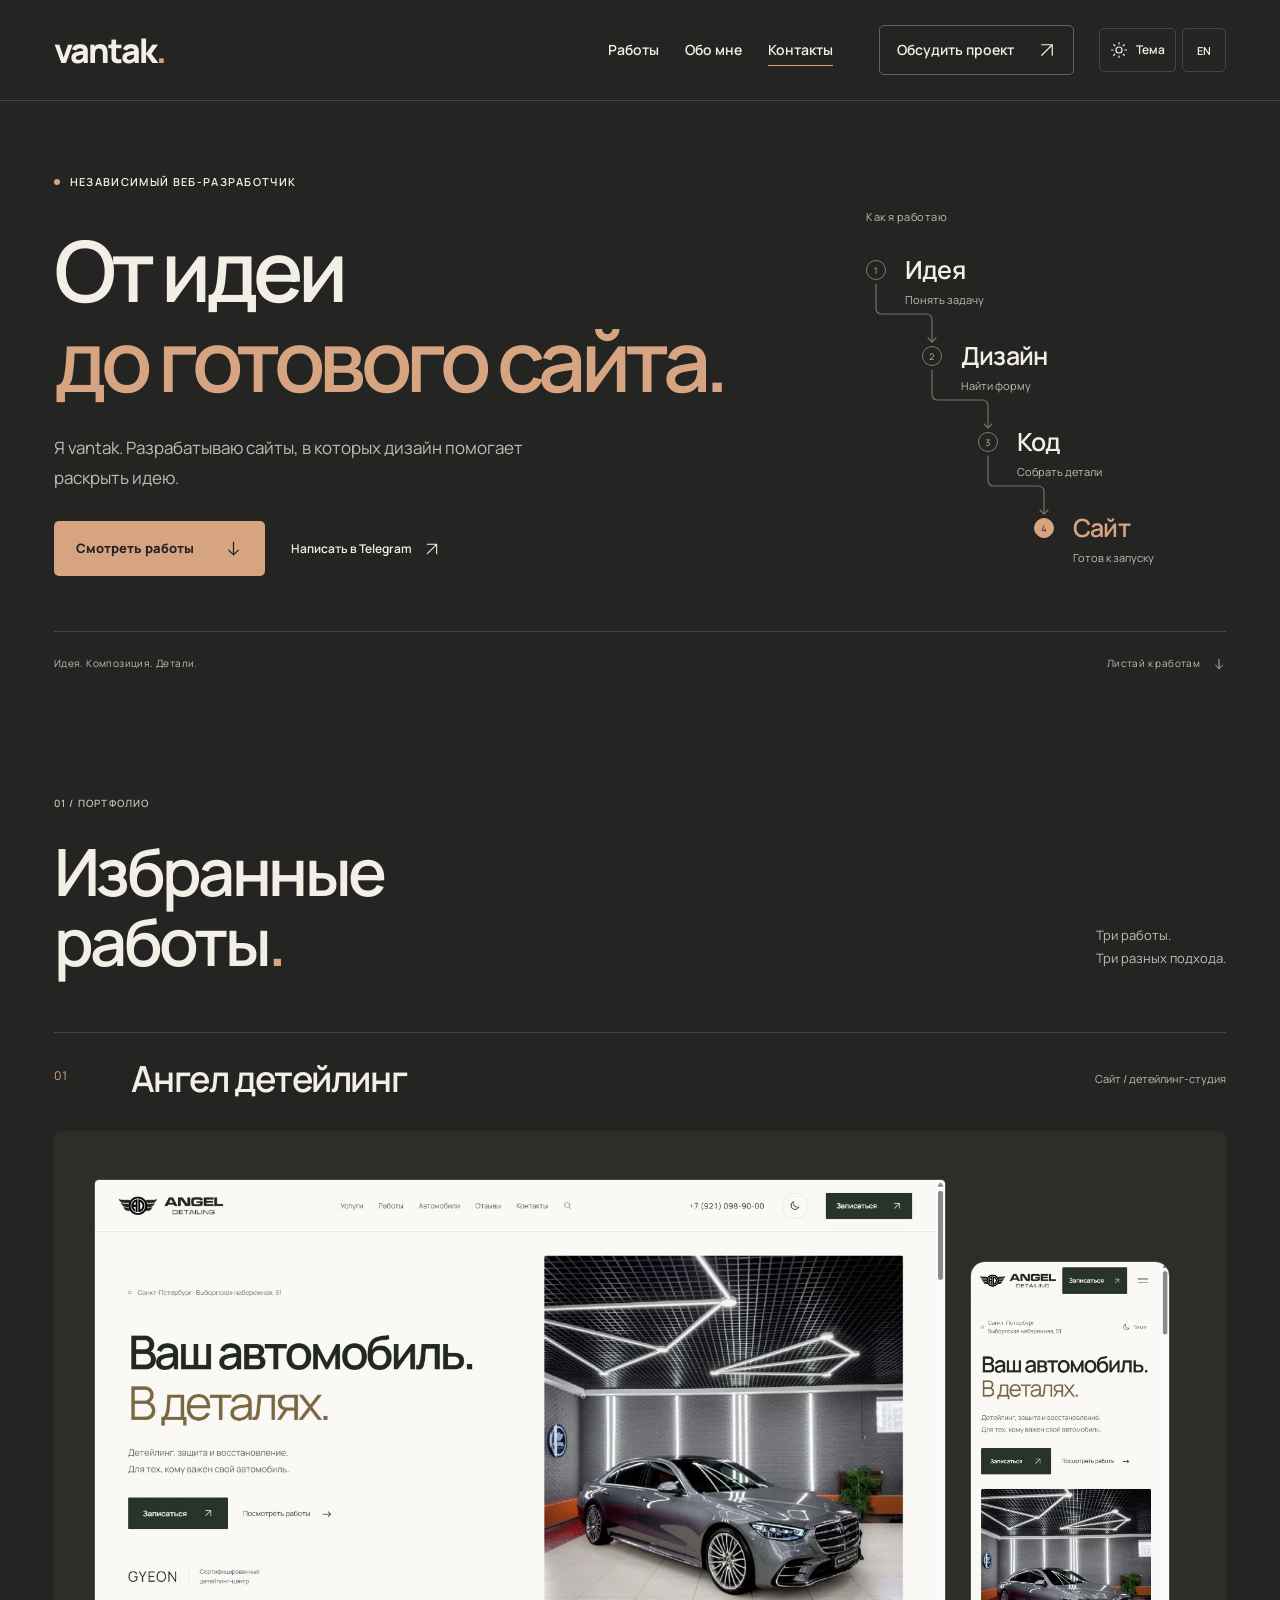
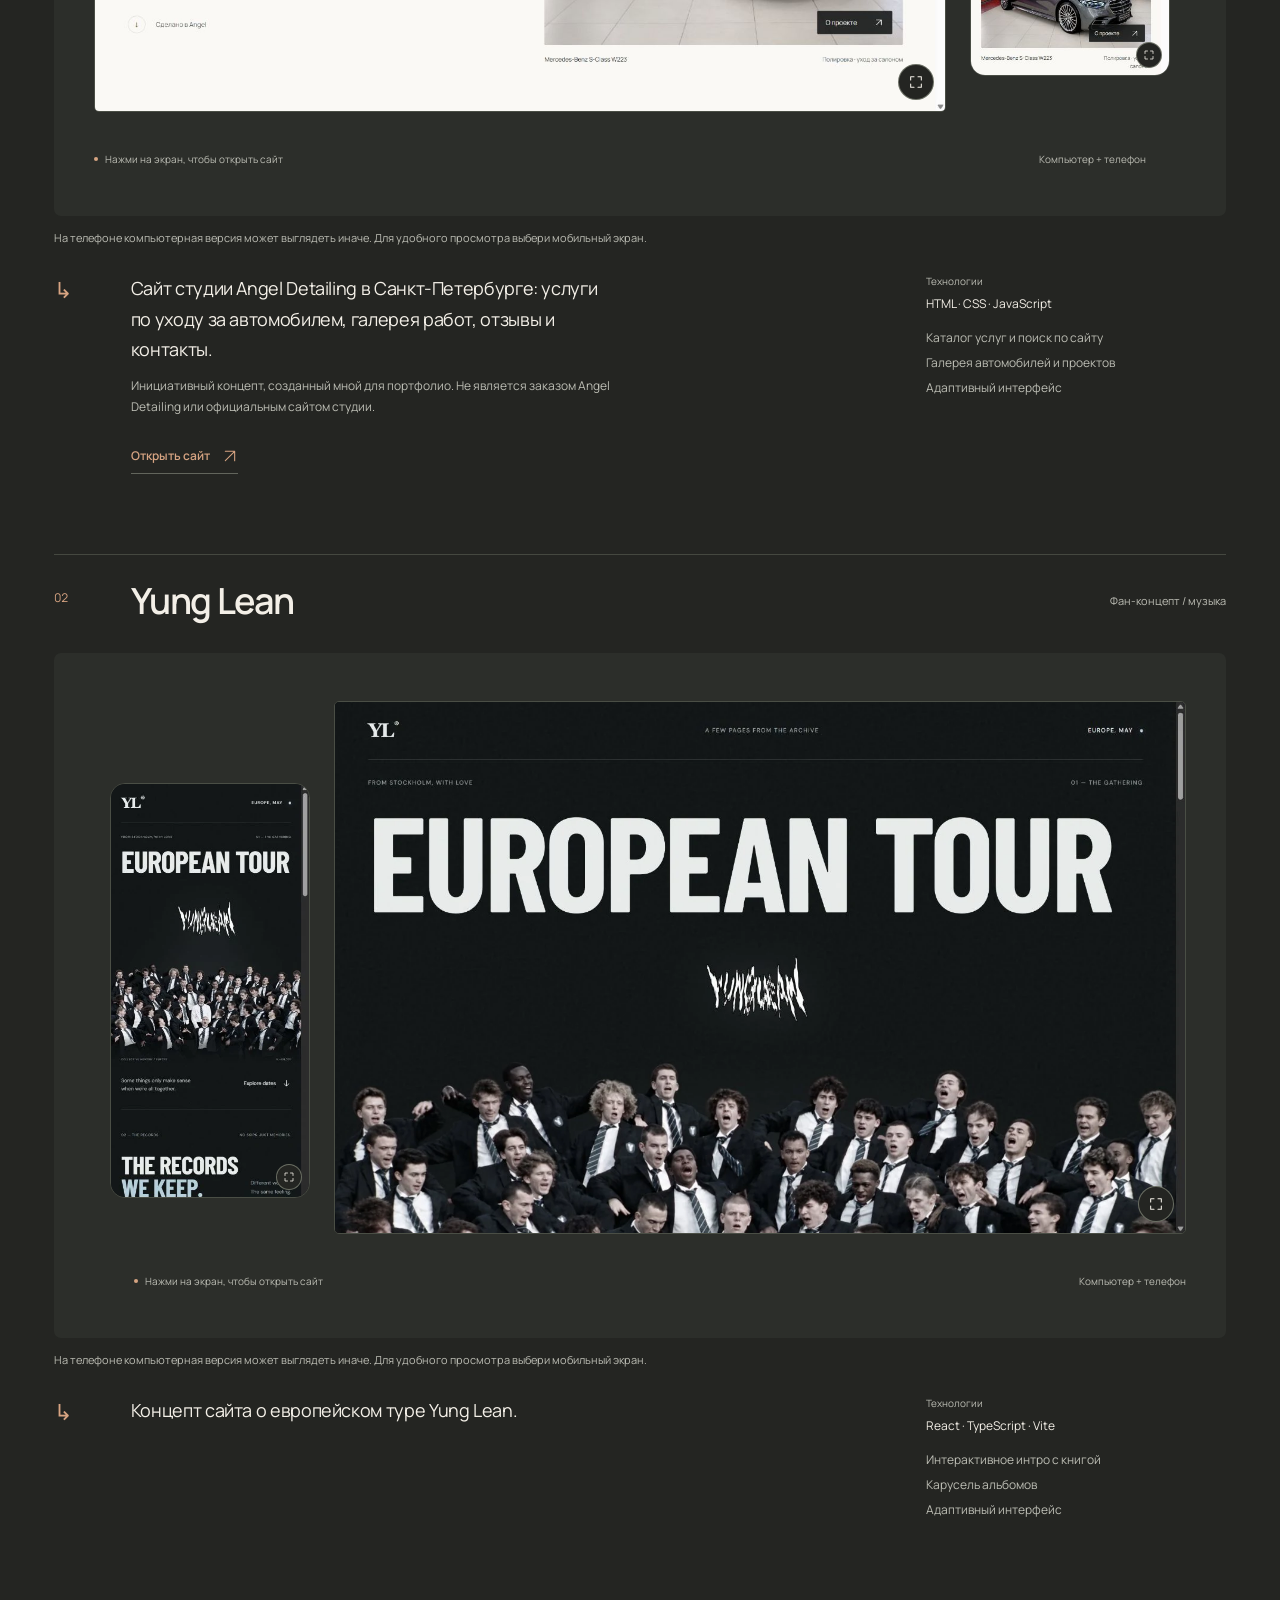
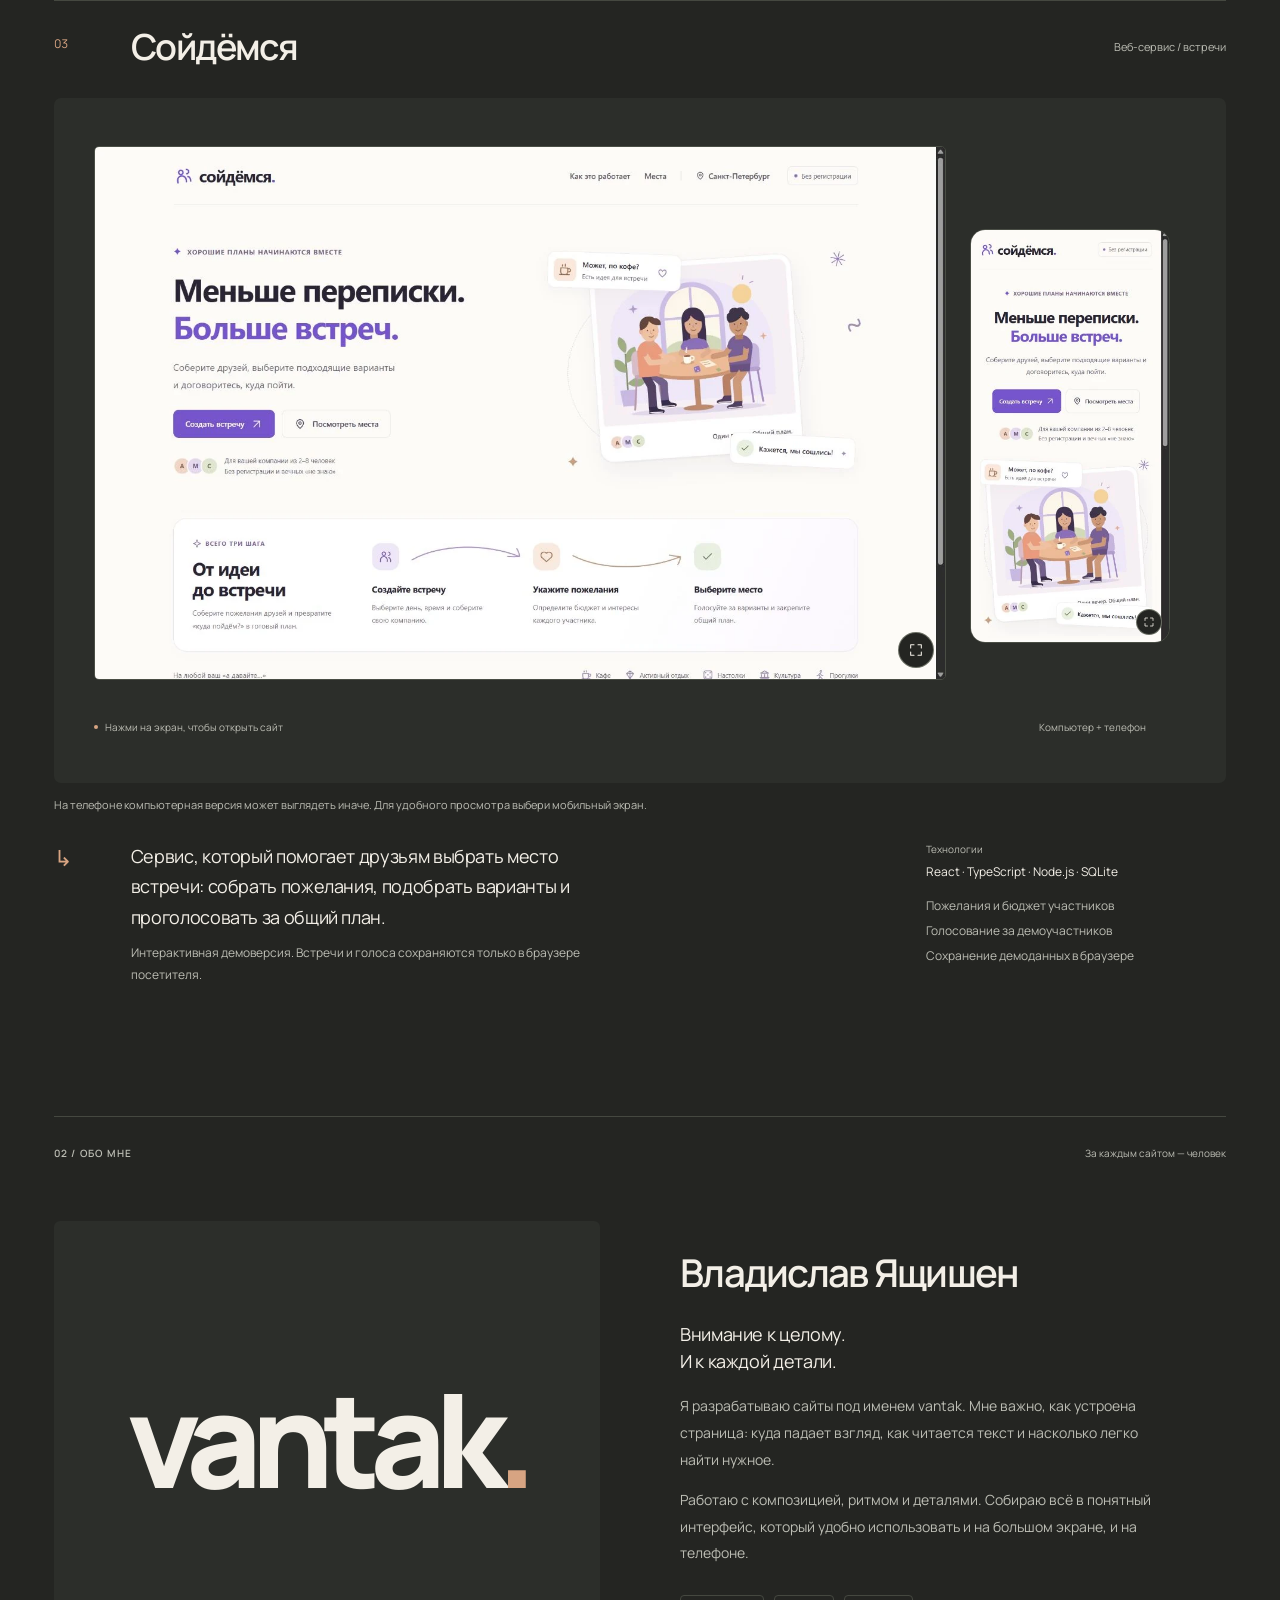
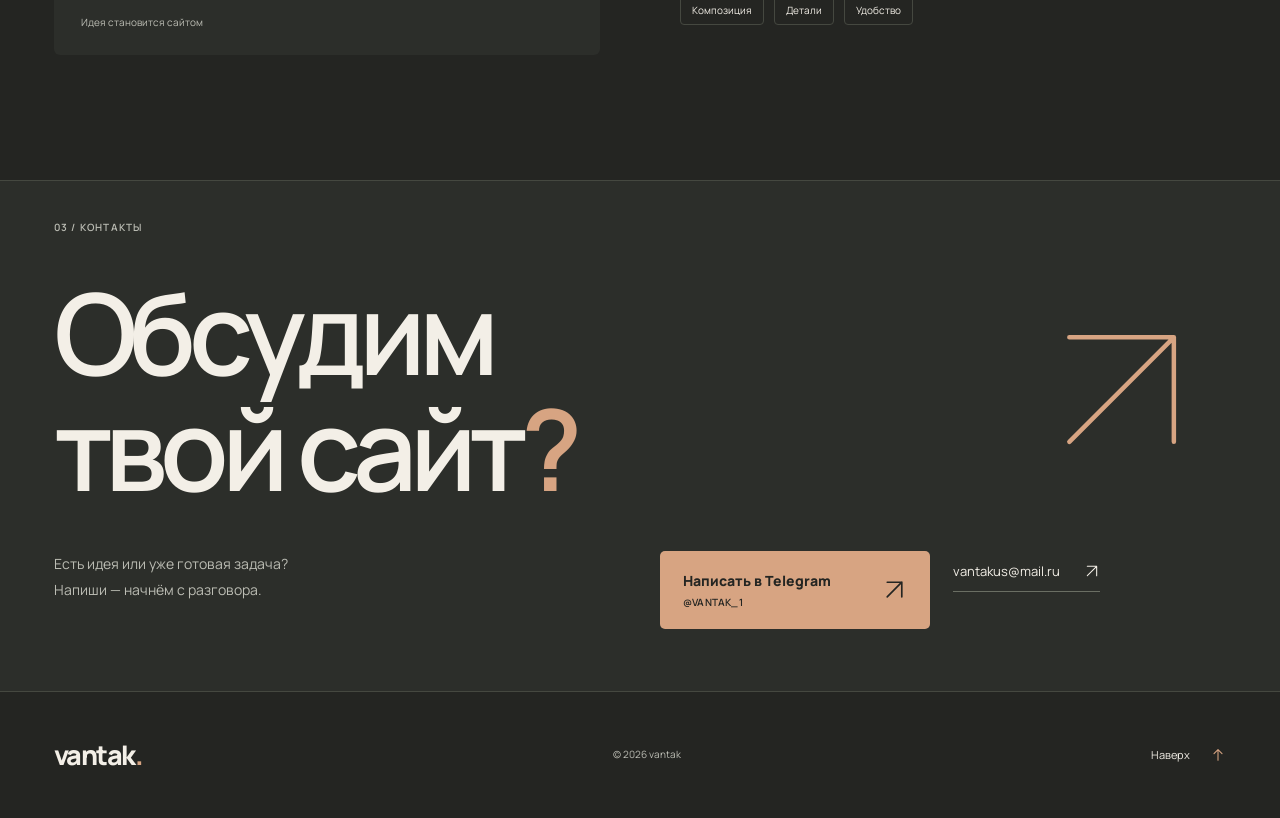
<file: index.html>
<!doctype html>
<html lang="ru" data-theme="dark">
<head>
  <meta charset="UTF-8">
  <meta name="viewport" content="width=device-width, initial-scale=1">
  <meta name="theme-color" content="#242522">
  <meta name="description" content="vantak — разработчик сайтов. Дизайн с вниманием к композиции, деталям и удобству на любом экране. Работы и прямая связь.">
  <title>vantak — разработка сайтов</title>
  <link rel="icon" href="data:image/svg+xml,%3Csvg xmlns='http://www.w3.org/2000/svg' viewBox='0 0 64 64'%3E%3Crect width='64' height='64' rx='14' fill='%23242522'/%3E%3Ctext x='16' y='47' font-family='Arial' font-weight='700' font-size='48' fill='%23D7A482'%3Ev%3C/text%3E%3C/svg%3E">
  <script>try{document.documentElement.dataset.theme=localStorage.getItem('vantak-theme')==='light'?'light':'dark';document.documentElement.lang=localStorage.getItem('vantak-language')==='en'?'en':'ru'}catch{}</script>
  <link rel="preload" href="assets/manrope-400.ttf" as="font" type="font/ttf" crossorigin>
  <link rel="stylesheet" href="styles.css?v=20261109">
  <script src="content.js?v=20261109-note" defer></script>
  <script src="app.js?v=20261109" defer></script>
</head>
<body id="top">
  <a class="skip-link" href="#main" data-i18n="skip">К содержимому</a>
  <svg class="icon-library" xmlns="http://www.w3.org/2000/svg" aria-hidden="true">
    <symbol id="arrow-up-right" viewBox="0 0 24 24"><path d="M5 19 19 5M5 5h14v14"/></symbol>
    <symbol id="arrow-right" viewBox="0 0 24 24"><path d="M4 12h16m-6-6 6 6-6 6"/></symbol>
    <symbol id="arrow-down" viewBox="0 0 24 24"><path d="M12 4v16m-6-6 6 6 6-6"/></symbol>
    <symbol id="arrow-up" viewBox="0 0 24 24"><path d="M12 20V4m-6 6 6-6 6 6"/></symbol>
    <symbol id="expand" viewBox="0 0 24 24"><path d="M9 4H4v5m11-5h5v5M4 15v5h5m11-5v5h-5"/></symbol>
    <symbol id="sun" viewBox="0 0 24 24"><circle cx="12" cy="12" r="4"/><path d="M12 2v2m0 16v2M2 12h2m16 0h2M5 5l1.5 1.5m11 11L19 19M5 19l1.5-1.5m11-11L19 5"/></symbol>
    <symbol id="moon" viewBox="0 0 24 24"><path d="M20.5 14A8.5 8.5 0 0 1 10 3.5 8.5 8.5 0 1 0 20.5 14Z"/></symbol>
    <symbol id="close" viewBox="0 0 24 24"><path d="m5 5 14 14M5 19 19 5"/></symbol>
  </svg>

  <header class="site-header">
    <div class="container header-inner">
      <div class="header-identity"><a class="brand" href="#top" aria-label="vantak — наверх" data-i18n-aria="brandTop" data-brand>vantak<span class="brand-dot" aria-hidden="true">.</span></a></div>
      <nav class="desktop-nav" aria-label="Основная навигация" data-i18n-aria="mainNav">
        <a href="#work" data-i18n="work">Работы</a><a href="#about" data-i18n="about">Обо мне</a><a href="#contact" data-i18n="contacts">Контакты</a>
      </nav>
      <a class="header-contact" href="https://t.me/VANTAK_1" target="_blank" rel="noopener noreferrer" data-telegram><span data-i18n="discuss">Обсудить проект</span><svg class="icon"><use href="#arrow-up-right"/></svg></a>
      <div class="header-settings" aria-label="Настройки сайта" data-settings>
        <button class="setting-button theme-toggle" type="button" aria-label="Светлая тема" aria-pressed="false" title="Включить светлую тему"><svg class="icon" aria-hidden="true"><use href="#sun"/></svg><span data-i18n="theme">Тема</span></button>
        <button class="setting-button language-toggle" type="button" lang="en" aria-label="Switch to English" title="Switch to English">EN</button>
      </div>
      <button class="menu-toggle" type="button" aria-expanded="false" aria-controls="mobile-nav"><span class="menu-label">Меню</span><span class="menu-lines" aria-hidden="true"><i></i><i></i></span></button>
    </div>
    <nav class="mobile-nav container" id="mobile-nav" aria-label="Мобильная навигация" data-i18n-aria="mobileNav" hidden>
      <a href="#work" data-i18n="mobileWork">Работы<span>01</span></a><a href="#about" data-i18n="mobileAbout">Обо мне<span>02</span></a><a href="#contact" data-i18n="mobileContacts">Контакты<span>03</span></a>
      <a class="mobile-contact" href="https://t.me/VANTAK_1" target="_blank" rel="noopener noreferrer" data-telegram><span data-i18n="discuss">Обсудить проект</span> <svg class="icon"><use href="#arrow-up-right"/></svg></a>
    </nav>
  </header>

  <main id="main">
    <section class="hero container" aria-labelledby="hero-title">
      <div class="hero-copy">
        <p class="eyebrow"><span class="accent-dot" aria-hidden="true"></span><span data-i18n="eyebrow">Независимый веб-разработчик</span></p>
        <h1 id="hero-title" data-i18n="heroTitle">От идеи<br><span>до готового сайта.</span></h1>
        <p class="hero-description" data-i18n="heroDescription">Я vantak. Разрабатываю сайты, в которых дизайн помогает раскрыть идею.</p>
        <div class="hero-actions">
          <a class="button button-primary" href="#work"><span data-i18n="viewWork">Смотреть работы</span><svg class="icon"><use href="#arrow-down"/></svg></a>
          <a class="text-link" href="https://t.me/VANTAK_1" target="_blank" rel="noopener noreferrer" data-telegram><span data-i18n="telegram">Написать в Telegram</span><svg class="icon"><use href="#arrow-up-right"/></svg></a>
        </div>
      </div>
      <figure class="hero-process" aria-labelledby="process-title">
        <figcaption id="process-title" data-i18n="process">Как я работаю</figcaption>
        <div class="process-track">
          <svg class="process-links" width="210" height="322" viewBox="0 0 210 322" fill="none" aria-hidden="true" focusable="false">
            <path class="process-link" style="--step:0" pathLength="1" d="M10 30V54Q10 60 16 60H60Q66 60 66 66V88m-4-4 4 4 4-4"/>
            <path class="process-link" style="--step:1" pathLength="1" d="M66 116V140Q66 146 72 146H116Q122 146 122 152V174m-4-4 4 4 4-4"/>
            <path class="process-link" style="--step:2" pathLength="1" d="M122 202V226Q122 232 128 232H172Q178 232 178 238V260m-4-4 4 4 4-4"/>
          </svg>
          <ol class="process-steps">
            <li class="process-step" style="--step:0"><span class="process-marker" aria-hidden="true">1</span><span class="process-title" data-i18n="idea">Идея</span><span class="process-note" data-i18n="ideaNote">Понять задачу</span></li>
            <li class="process-step" style="--step:1"><span class="process-marker" aria-hidden="true">2</span><span class="process-title" data-i18n="design">Дизайн</span><span class="process-note" data-i18n="designNote">Найти форму</span></li>
            <li class="process-step" style="--step:2"><span class="process-marker" aria-hidden="true">3</span><span class="process-title" data-i18n="code">Код</span><span class="process-note" data-i18n="codeNote">Собрать детали</span></li>
            <li class="process-step" style="--step:3"><span class="process-marker" aria-hidden="true">4</span><span class="process-title" data-i18n="website">Сайт</span><span class="process-note" data-i18n="websiteNote">Готов к запуску</span></li>
          </ol>
        </div>
      </figure>
      <div class="hero-footnote"><span data-i18n="footnote">Идея. Композиция. Детали.</span><a href="#work"><span data-i18n="scrollWork">Листай к работам</span> <svg class="icon"><use href="#arrow-down"/></svg></a></div>
    </section>

    <section class="work-section container" id="work" aria-labelledby="work-title">
      <div class="section-heading reveal">
        <div><p class="eyebrow section-index" data-i18n="workIndex">01 / Портфолио</p><h2 id="work-title" data-i18n="workTitle">Избранные<br>работы<span class="accent">.</span></h2></div>
        <p class="section-note" data-i18n="workNote">Три работы.<br>Три разных подхода.</p>
      </div>
      <div id="projects">
        <article class="project" id="project-angel-detailing"><div class="project-head"><span class="project-number">01</span><h3>Ангел детейлинг</h3></div><p>Сайт студии Angel Detailing в Санкт-Петербурге: услуги по уходу за автомобилем, галерея работ, отзывы и контакты.</p></article>
        <article class="project" id="project-yung-lean"><div class="project-head"><span class="project-number">02</span><h3>Yung Lean</h3></div><p>Концепт сайта о европейском туре Yung Lean.</p></article>
        <article class="project" id="project-soydemsya"><div class="project-head"><span class="project-number">03</span><h3>Сойдёмся</h3></div><p>Сервис, который помогает друзьям выбрать место встречи: собрать пожелания, подобрать варианты и проголосовать за общий план.</p></article>
      </div>
    </section>

    <section class="about-section container" id="about" aria-labelledby="about-title">
      <div class="section-heading reveal"><p class="eyebrow section-index" data-i18n="aboutIndex">02 / Обо мне</p><p class="small-label" data-i18n="aboutCaption">За каждым сайтом — человек</p></div>
      <div class="about-layout reveal">
        <div class="about-sign"><span class="about-wordmark" data-brand>vantak<span class="brand-dot" aria-hidden="true">.</span></span><span class="about-sign-caption" data-i18n="signCaption">Идея становится сайтом</span></div>
        <div class="about-copy"><h2 id="about-title" data-owner-name>Владислав Ящишен</h2><p class="about-lead" data-i18n="aboutLead">Внимание к целому.<br>И к каждой детали.</p><p data-i18n="aboutText">Я разрабатываю сайты под именем vantak. Мне важно, как устроена страница: куда падает взгляд, как читается текст и насколько легко найти нужное.</p><p data-i18n="aboutMore">Работаю с композицией, ритмом и деталями. Собираю всё в понятный интерфейс, который удобно использовать и на большом экране, и на телефоне.</p><div class="about-principles"><span data-i18n="composition">Композиция</span><span data-i18n="details">Детали</span><span data-i18n="usability">Удобство</span></div></div>
      </div>
    </section>

    <section class="contact-section" id="contact" aria-labelledby="contact-title">
      <div class="container contact-inner reveal">
        <p class="eyebrow section-index" data-i18n="contactIndex">03 / Контакты</p>
        <div class="contact-heading"><h2 id="contact-title" data-i18n="contactTitle">Обсудим<br>твой сайт<span class="accent">?</span></h2><svg class="contact-arrow icon" aria-hidden="true"><use href="#arrow-up-right"/></svg></div>
        <div class="contact-bottom"><p data-i18n="contactText">Есть идея или уже готовая задача?<br>Напиши — начнём с разговора.</p><div class="contact-links"><a class="button button-primary contact-button" href="https://t.me/VANTAK_1" target="_blank" rel="noopener noreferrer" data-telegram><span data-i18n="contactTelegram">Написать в Telegram<small data-telegram-handle>@VANTAK_1</small></span><svg class="icon"><use href="#arrow-up-right"/></svg></a><a class="email-link" href="mailto:vantakus@mail.ru" data-email>vantakus@mail.ru<svg class="icon"><use href="#arrow-up-right"/></svg></a></div></div>
      </div>
    </section>
  </main>

  <footer class="site-footer container"><a class="brand" href="#top" aria-label="vantak — наверх" data-i18n-aria="brandTop" data-brand>vantak<span class="brand-dot" aria-hidden="true">.</span></a><p>© <span id="year">2026</span> vantak</p><a class="back-top" href="#top"><span data-i18n="top">Наверх</span><svg class="icon"><use href="#arrow-up"/></svg></a></footer>

  <dialog class="lightbox" id="lightbox" aria-labelledby="lightbox-title">
    <div class="lightbox-toolbar"><p id="lightbox-title" data-i18n="imageTitle">Просмотр проекта</p><button class="lightbox-close" type="button" aria-label="Закрыть изображение" data-i18n-aria="closeImage"><svg class="icon"><use href="#close"/></svg></button></div>
    <div class="lightbox-content"><img id="lightbox-image" alt=""></div>
    <p class="lightbox-hint" data-i18n="lightboxHint">Закрыть — Esc или клик вне изображения</p>
  </dialog>
  <dialog class="project-viewer" id="project-viewer" aria-labelledby="project-viewer-title" aria-describedby="project-viewer-device">
    <div class="project-viewer-toolbar">
      <div><p id="project-viewer-title" data-i18n="project">Проект</p><span id="project-viewer-device" data-i18n="desktop">Компьютерная версия</span></div>
      <button class="project-viewer-close" type="button" aria-label="Закрыть проект" data-i18n-aria="closeProject"><span data-i18n="close">Закрыть</span><svg class="icon" aria-hidden="true"><use href="#close"/></svg></button>
    </div>
    <div class="project-viewer-body"><div class="project-live-screen"></div><p class="project-viewer-status" role="status" data-i18n="loading">Загружаю проект…</p></div>
  </dialog>
</body>
</html>
</file>
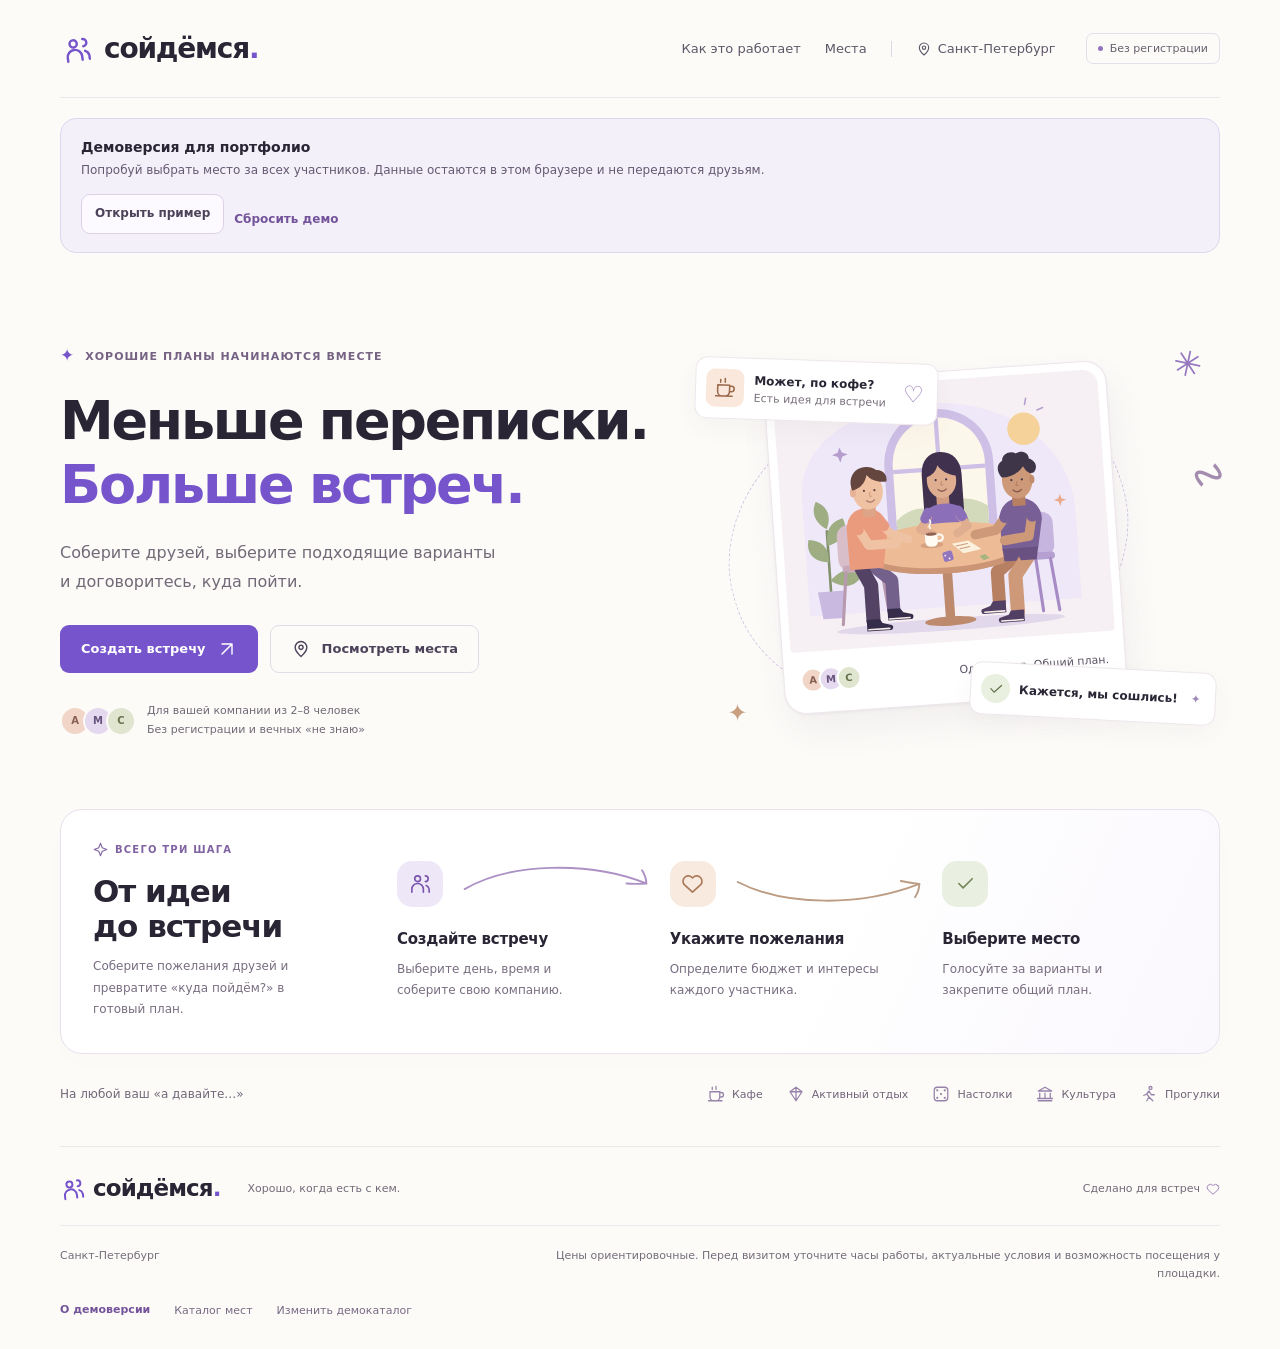
<file: projects/soidemsya/index.html>
<!doctype html>
<html lang="ru">
  <head>
    <meta charset="UTF-8"/>
    <meta name="viewport" content="width=device-width, initial-scale=1.0"/>
    <meta name="theme-color" content="#7654cb"/>
    <meta name="description" content="Сойдёмся — меньше переписки, больше встреч. Выберите общий план для вашей компании."/>
    <link rel="icon" type="image/svg+xml" href="data:image/svg+xml,%3Csvg%20xmlns%3D%22http%3A%2F%2Fwww.w3.org%2F2000%2Fsvg%22%20viewBox%3D%220%200%2048%2048%22%3E%3Crect%20width%3D%2248%22%20height%3D%2248%22%20rx%3D%2215%22%20fill%3D%22%237654cb%22%2F%3E%3Cg%20fill%3D%22none%22%20stroke%3D%22%23fff%22%20stroke-width%3D%222.8%22%20stroke-linecap%3D%22round%22%3E%3Ccircle%20cx%3D%2224%22%20cy%3D%2217%22%20r%3D%224%22%2F%3E%3Cpath%20d%3D%22M16%2033v-2a8%208%200%200%201%2016%200v2M12%2016a4%204%200%200%200%200%208m24-8a4%204%200%200%201%200%208M9%2032v-2a5%205%200%200%201%204-5m26%207v-2a5%205%200%200%200-4-5%22%2F%3E%3C%2Fg%3E%3C%2Fsvg%3E%0A"/>
    <title>Сойдёмся — интерактивная демоверсия</title>
    <script type="module" crossorigin src="../../assets/soidemsya-CSEQgtVU.js"></script>
    <link rel="stylesheet" crossorigin href="../../assets/soidemsya-D5QYznt2.css">
  </head>
  <body>
    <div id="root"></div>

  </body>
</html>
</file>
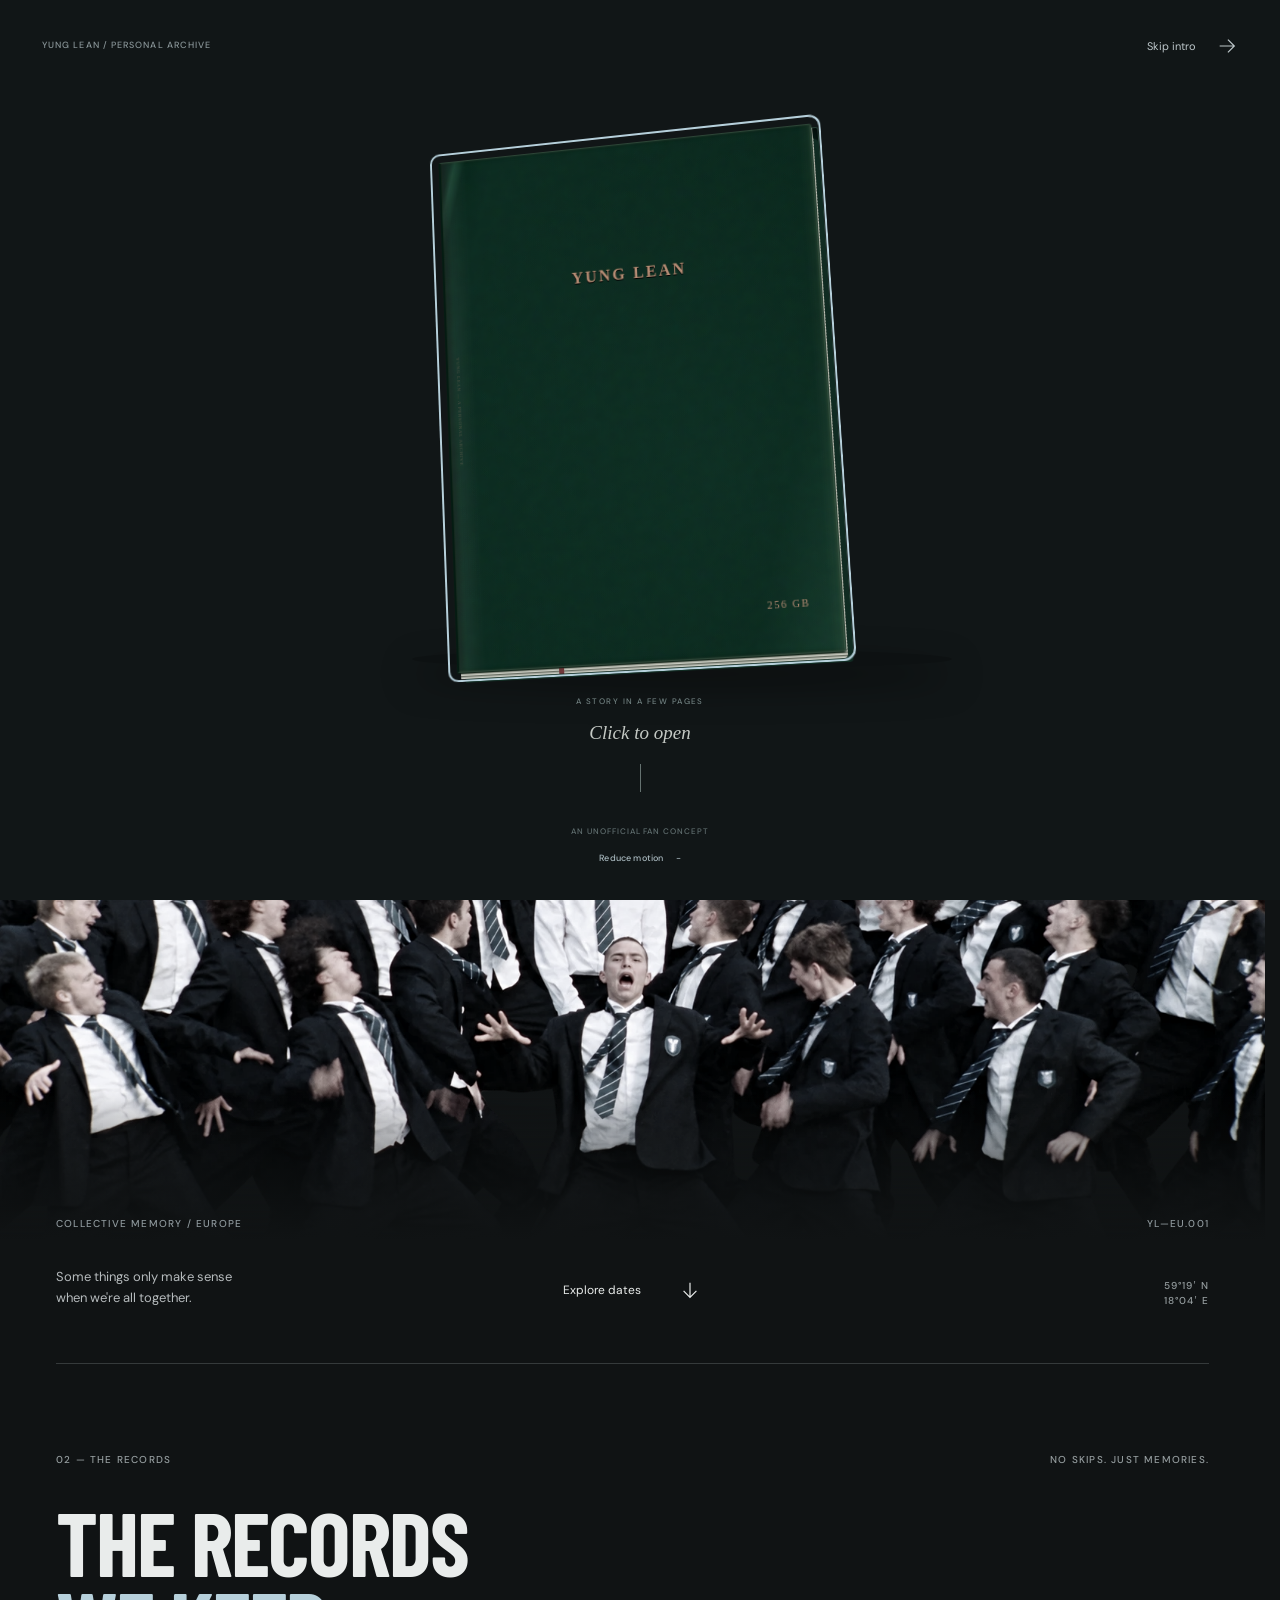
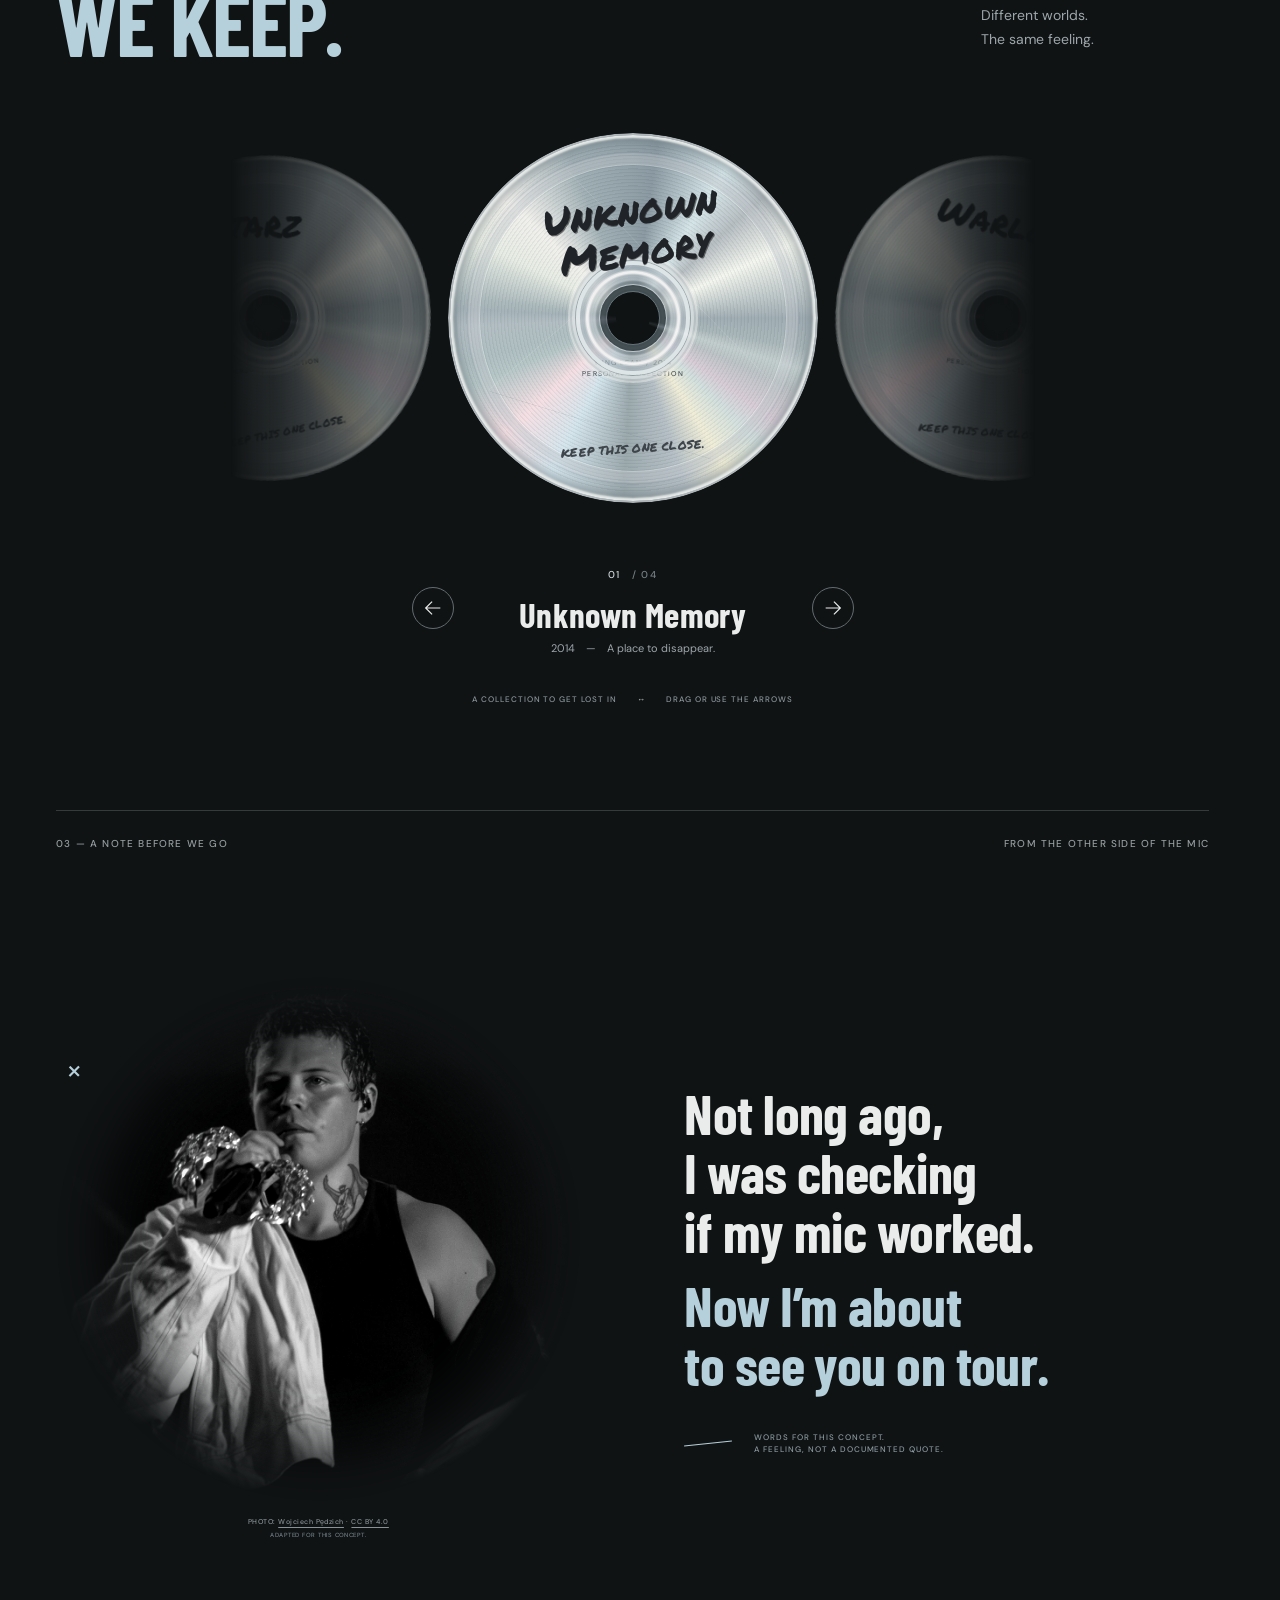
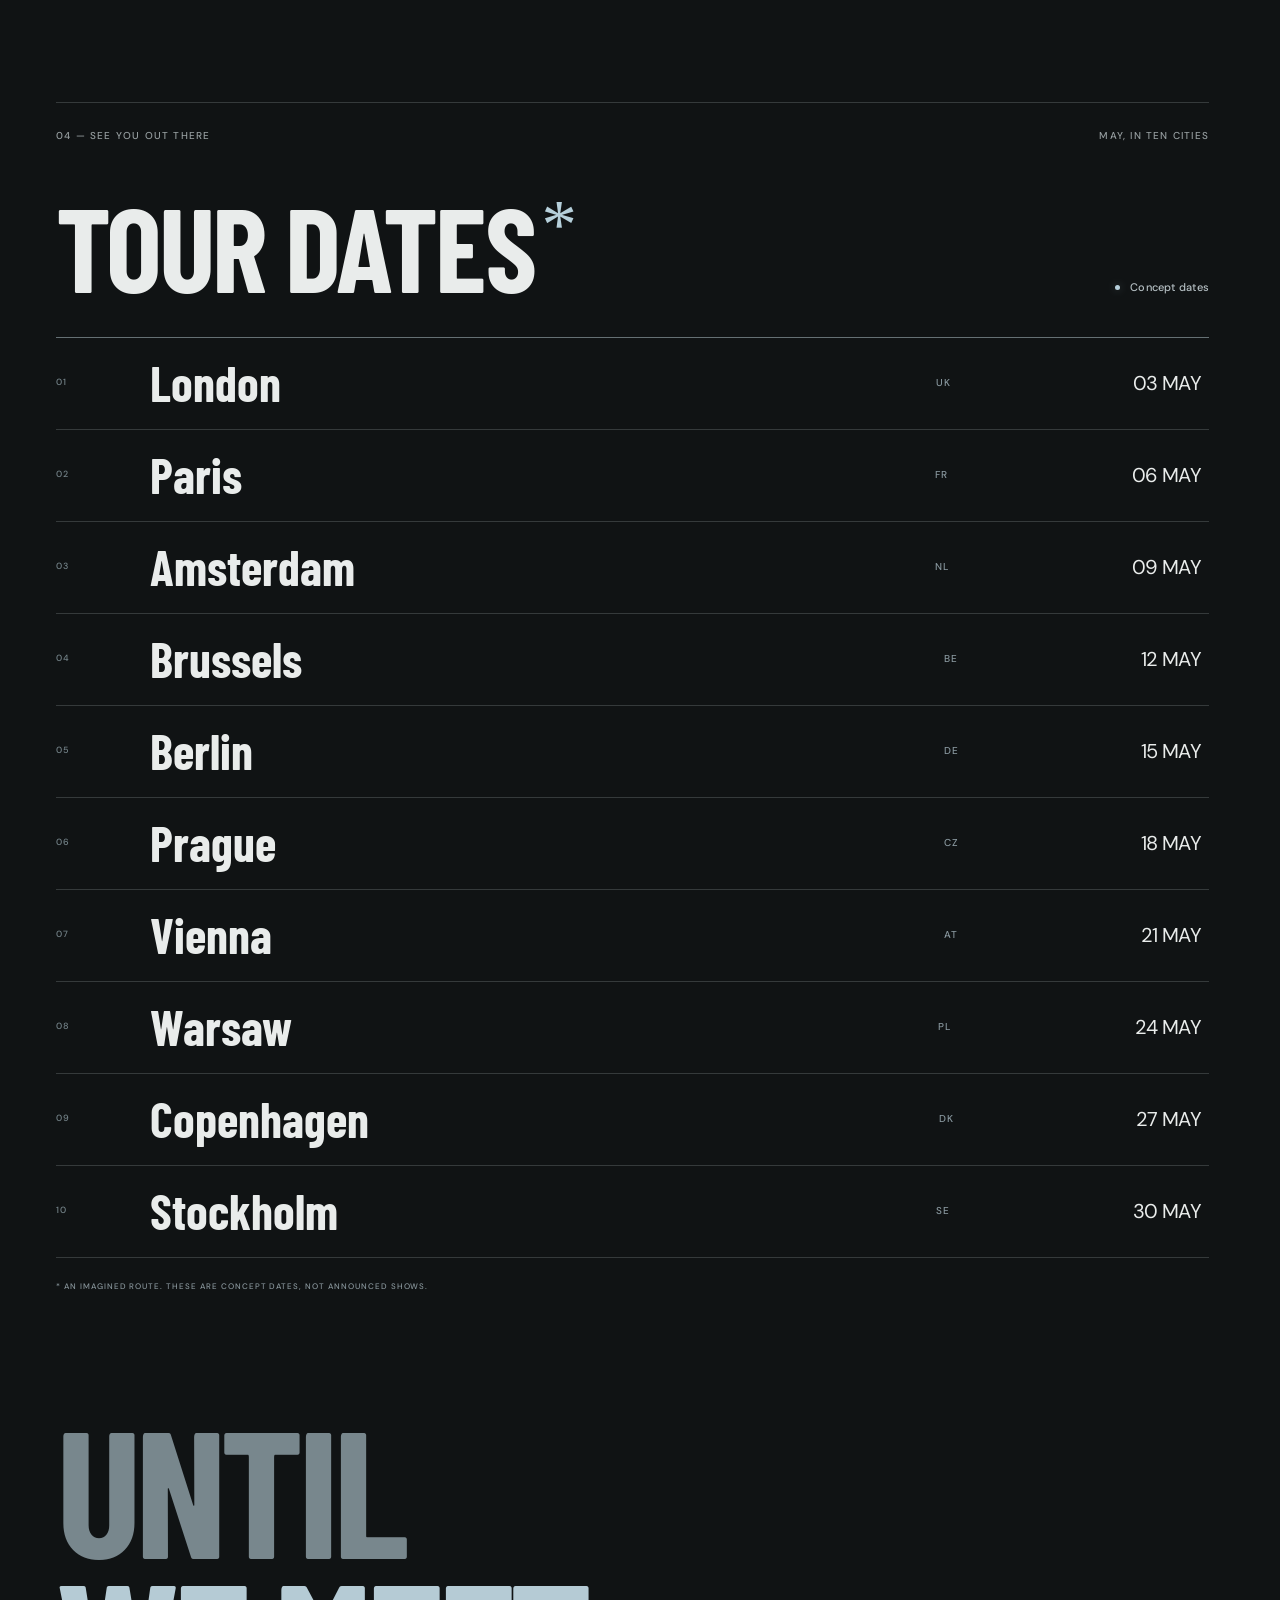
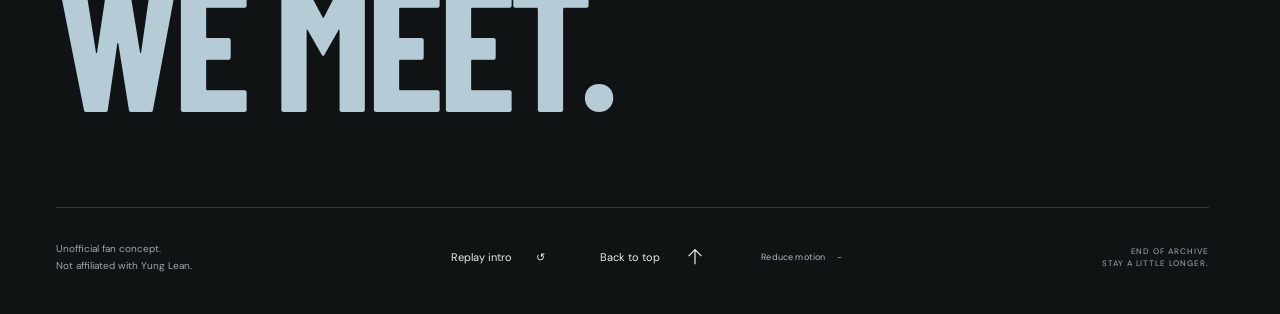
<file: projects/yung-lean/index.html>
<!doctype html>
<html lang="en">
  <head>
    <meta charset="UTF-8" />
    <meta name="viewport" content="width=device-width, initial-scale=1.0" />
    <meta name="theme-color" content="#101314" />
    <meta name="description" content="A few pages from the archive. An unofficial Yung Lean European tour concept: memories, records, and ten cities." />
    <title>Yung Lean — European Tour / The Archive</title>
    <link rel="icon" href="./favicon.svg" type="image/svg+xml" />
    <link rel="preload" href="./assets/logo.webp" as="image" />
    <link rel="preload" href="./assets/group-cutout-wide.webp" as="image" />
    <script type="module" crossorigin src="./assets/index-DfZh2P_-.js"></script>
    <link rel="stylesheet" crossorigin href="./assets/index-fNG0WSsX.css">
  </head>
  <body>
    <div id="root"></div>
    <noscript><main style="background:#101314;color:#eee;min-height:100vh;padding:8vw;font-family:Arial,sans-serif"><h1>YUNG LEAN — EUROPEAN TOUR</h1><p>Unofficial fan concept. Concept dates.</p><p>London — 03 MAY<br>Paris — 06 MAY<br>Amsterdam — 09 MAY<br>Brussels — 12 MAY<br>Berlin — 15 MAY<br>Prague — 18 MAY<br>Vienna — 21 MAY<br>Warsaw — 24 MAY<br>Copenhagen — 27 MAY<br>Stockholm — 30 MAY</p><p>Enable JavaScript to open the interactive archive.</p><p>Unofficial fan concept. Not affiliated with Yung Lean.</p></main></noscript>
  </body>
</html>
</file>
<file: styles.css>
@font-face{font-family:Manrope;src:url('assets/manrope-400.ttf') format('truetype');font-weight:400;font-style:normal;font-display:swap}
@font-face{font-family:Manrope;src:url('assets/manrope-600.ttf') format('truetype');font-weight:500 600;font-style:normal;font-display:swap}
@font-face{font-family:Manrope;src:url('assets/manrope-800.ttf') format('truetype');font-weight:700 800;font-style:normal;font-display:swap}
:root{--bg:#242522;--surface:#2C2E2A;--text:#F3EFE7;--muted:#BCBDB4;--accent:#D7A482;--line:#454840;--space:clamp(24px,4.2vw,72px);--font:Manrope,Arial,sans-serif;color-scheme:dark}
*{box-sizing:border-box}
html{scroll-behavior:smooth;scroll-padding-top:104px}
body{margin:0;background:var(--bg);color:var(--text);font-family:var(--font);font-size:16px;line-height:1.65;-webkit-font-smoothing:antialiased}
body.modal-open{overflow:hidden}
::selection{background:var(--accent);color:var(--on-accent)}
button,a{-webkit-tap-highlight-color:transparent}
a{color:inherit;text-decoration:none}
button{font:inherit;color:inherit;cursor:pointer}
button:disabled{cursor:default}
button,a{touch-action:manipulation}
button:focus-visible,a:focus-visible{outline:2px solid var(--accent);outline-offset:6px}
img{display:block;max-width:100%}
button{border-radius:0}
h1,h2,h3,p{margin:0}
.container{width:min(100% - var(--space)*2,1440px);margin-inline:auto}
.icon-library{position:absolute;width:0;height:0;overflow:hidden}
.icon{display:block;width:24px;height:24px;fill:none;stroke:currentColor;stroke-width:1.6;stroke-linecap:round;stroke-linejoin:round;flex:none}
.accent{color:var(--accent)}
.skip-link{position:fixed;top:12px;left:20px;z-index:100;background:var(--text);color:var(--bg);padding:10px 18px;border-radius:5px;transform:translateY(-160%)}
.skip-link:focus{transform:none}
.site-header{position:sticky;top:0;z-index:20;background:var(--bg);border-bottom:1px solid var(--line)}
.header-inner{display:flex;align-items:center;justify-content:space-between;min-height:100px;gap:30px}
.header-identity{display:flex;align-items:center;gap:20px;flex:none}
.header-name{font-size:11px;line-height:1.5;color:var(--muted);white-space:nowrap;text-transform:none;letter-spacing:.015em}
.brand{display:inline-flex;align-items:center;font-size:34px;font-weight:800;line-height:1;letter-spacing:-2px;text-transform:none}
.brand-dot{color:var(--accent)}
.brand img{width:auto;max-width:160px;height:36px;object-fit:contain}
.desktop-nav{display:flex;gap:34px;margin-left:auto;margin-right:42px;font-size:14px;font-weight:600}
.desktop-nav a{position:relative;padding-block:10px}
.desktop-nav a::after{content:'';position:absolute;height:1px;bottom:6px;left:0;right:0;background:var(--accent);transform:scaleX(0);transform-origin:left;transition:transform .2s}
.desktop-nav a:hover::after,.desktop-nav a[aria-current]::after{transform:scaleX(1)}
.header-contact{display:inline-flex;align-items:center;gap:24px;padding:12px 17px;border:1px solid var(--border-strong);border-radius:5px;font-size:14px;font-weight:600;transition:border-color .2s,color .2s}
.header-contact:hover{border-color:var(--accent);color:var(--accent)}
.header-contact .icon{width:18px;height:18px}
.menu-toggle{display:none;border:1px solid var(--line);background:transparent;align-items:center;gap:14px;padding:10px 13px;border-radius:5px;font-size:13px}
.menu-lines{display:grid;gap:5px;width:17px}
.menu-lines i{height:1px;background:var(--text);transition:transform .2s}
.menu-toggle[aria-expanded=true] .menu-lines i:first-child{transform:translateY(3px) rotate(45deg)}
.menu-toggle[aria-expanded=true] .menu-lines i:last-child{transform:translateY(-3px) rotate(-45deg)}
.mobile-nav[hidden]{display:none}
.mobile-nav{padding-block:12px 24px}
.mobile-nav>a{display:flex;justify-content:space-between;align-items:center;padding:13px 0;border-bottom:1px solid var(--line);font-size:22px}
.mobile-nav>a>span{font-size:11px;color:var(--muted)}
.mobile-nav .mobile-contact{color:var(--accent);font-size:16px;border:0;margin-top:10px}
.hero{padding-top:72px;display:block;position:relative}
.hero-copy{max-width:1080px}
.hero-process{margin:42px 0 0;width:100%;max-width:336px;justify-self:end;min-width:0}
.hero-process figcaption{font-size:11px;letter-spacing:.04em;color:var(--muted);margin-bottom:28px}
.process-track{position:relative}
.process-links{position:absolute;left:0;top:0;pointer-events:none;overflow:visible}
.process-link{stroke:var(--process-line);stroke-width:1.2;stroke-linecap:round;stroke-linejoin:round}
.process-steps{list-style:none;margin:0;padding:0;display:grid;gap:22px}
.process-step{position:relative;min-height:64px;margin-left:calc(var(--step)*56px);padding-left:39px}
.process-marker{position:absolute;left:0;top:6px;width:20px;height:20px;display:grid;place-items:center;border:1px solid var(--marker-border);border-radius:50%;font-size:9px;line-height:1;color:var(--muted);background:var(--bg);font-variant-numeric:tabular-nums}
.process-title{display:block;font-size:25px;line-height:1.3;font-weight:500;letter-spacing:-.035em}
.process-note{display:block;font-size:11px;line-height:1.7;margin-top:4px;color:var(--muted)}
.process-step:last-child .process-marker{border-color:var(--accent);background:var(--accent);color:var(--on-accent)}
.process-step:last-child .process-title{color:var(--accent)}
@media(min-width:1000px){.hero{display:grid;grid-template-columns:minmax(0,1.75fr) minmax(300px,.95fr);column-gap:clamp(40px,5vw,88px);align-items:center}.hero-copy{min-width:0;max-width:none}.hero h1{font-size:clamp(64px,6.6vw,104px)}.hero-process{margin-top:35px}.hero-footnote{grid-column:1/-1;width:100%}}
@media(max-width:999px){.hero-process{max-width:none;margin-top:44px}.process-links{display:none}.process-steps{grid-template-columns:repeat(4,minmax(0,1fr));gap:18px}.process-step{margin-left:0;padding:34px 0 0;min-height:0}.process-step:not(:last-child)::after{content:'';position:absolute;left:27px;right:-11px;top:15px;height:1px;background:var(--process-line);transform-origin:left}.process-marker{top:6px}.process-title{font-size:22px}.process-note{max-width:140px}.hero-process figcaption{margin-bottom:22px}}
@media(max-width:680px){.hero-process{margin-top:38px}.process-steps{gap:12px}.process-title{font-size:18px}.process-note{font-size:11px;line-height:1.6}.hero-process figcaption{font-size:10px}.process-step:not(:last-child)::after{right:-5px}}
@media(max-width:359px){.process-steps{gap:10px}.process-title{font-size:16px}.process-note{font-size:10px}}
@keyframes process-arrive{from{opacity:.35;transform:translateY(6px)}to{opacity:1;transform:none}}
@keyframes process-connect{from{stroke-dashoffset:1}to{stroke-dashoffset:0}}
@keyframes process-connect-horizontal{from{transform:scaleX(0)}to{transform:scaleX(1)}}
@media(prefers-reduced-motion:no-preference){.process-step{animation:process-arrive .65s ease both;animation-delay:calc(.25s + var(--step)*.24s)}.process-link{stroke-dasharray:1;stroke-dashoffset:1;animation:process-connect .85s ease forwards;animation-delay:calc(.55s + var(--step)*.34s)}}
@media(max-width:999px) and (prefers-reduced-motion:no-preference){.process-step:not(:last-child)::after{animation:process-connect-horizontal .6s ease both;animation-delay:calc(.55s + var(--step)*.24s)}}
.eyebrow{font-size:11px;font-weight:600;letter-spacing:.12em;line-height:1.6;text-transform:uppercase}
.hero .eyebrow{display:flex;align-items:center;gap:10px;margin-bottom:34px}
.accent-dot{display:inline-block;width:6px;height:6px;border-radius:50%;background:var(--accent)}
h1{font-size:clamp(54px,8vw,116px);font-weight:500;line-height:1.07;letter-spacing:-.065em}
h1>span{color:var(--accent)}
.hero-description{font-size:17px;max-width:480px;line-height:1.75;margin-top:28px;color:var(--muted)}
.hero-actions{display:flex;align-items:center;gap:26px;margin-top:28px;flex-wrap:wrap}
.button{display:inline-flex;align-items:center;justify-content:space-between;gap:30px;padding:17px 21px;border:1px solid transparent;border-radius:5px;font-size:13px;font-weight:700;line-height:1.5;transition:background .2s,transform .2s}
.button-primary{background:var(--accent);color:var(--on-accent)}
.button-primary:hover{background:var(--accent-hover);transform:translateY(-2px)}
.button .icon{width:19px;height:19px}
.text-link{display:inline-flex;align-items:center;gap:12px;font-size:12px;font-weight:600;padding-block:12px}
.text-link .icon{width:16px;height:16px;transition:transform .2s}
.text-link:hover .icon{transform:translate(2px,-2px)}

.hero-footnote{margin-top:55px;padding-block:23px;display:flex;justify-content:space-between;align-items:center;border-top:1px solid var(--line);font-size:10px;letter-spacing:.04em;color:var(--muted)}
.hero-footnote a{display:flex;gap:12px;align-items:center}
.hero-footnote .icon{width:14px;height:14px}
.work-section{padding-top:100px}
.section-heading{display:flex;justify-content:space-between;align-items:flex-end;gap:24px;margin-bottom:55px}
.section-index{color:var(--muted);font-size:10px}
h2{font-size:clamp(46px,5.1vw,74px);font-weight:500;line-height:1.08;letter-spacing:-.055em}
.section-heading h2{margin-top:25px}
.section-note{padding-bottom:6px;color:var(--muted);font-size:13px;line-height:1.8;max-width:245px}
.project{border-top:1px solid var(--line);padding-top:23px;margin-top:80px;scroll-margin-top:120px}
.project:first-child{margin-top:0}
.project-head{display:grid;grid-template-columns:65px 1fr auto;gap:12px;align-items:center;margin-bottom:28px}
.project-number{align-self:start;padding-top:10px;font-size:12px;color:var(--accent);font-variant-numeric:tabular-nums}
.project h3{font-size:36px;font-weight:500;line-height:1.3;letter-spacing:-.04em}
.project-kind{font-size:11px;color:var(--muted);text-align:right}
.project-stage{position:relative;background:var(--surface);border-radius:7px;min-width:0;padding:48px 80px 48px 40px;display:grid;grid-template-columns:minmax(0,1fr) 19%;gap:0;align-items:center;overflow:hidden}
.screen-placeholder{position:relative;display:flex;flex-direction:column;align-items:center;justify-content:center;background:var(--placeholder);border:1px solid var(--preview-border);border-radius:5px;color:var(--text);padding:24px;min-width:0}
.desktop-placeholder{aspect-ratio:1.6}
.placeholder-name{font-size:clamp(32px,5.6vw,80px);letter-spacing:-.06em;line-height:1.1;font-weight:500;text-align:center}
.placeholder-number{position:absolute;top:17px;left:19px;font-size:10px;color:var(--muted)}
.placeholder-caption{color:var(--muted);font-size:11px;margin-top:21px;text-align:center;max-width:240px}
.placeholder-device{position:absolute;bottom:16px;left:19px;font-size:9px;letter-spacing:.04em;color:var(--muted)}
.mobile-placeholder{aspect-ratio:.48;transform:translate(24px,23px);padding:14px;border-color:var(--preview-shadow);background:var(--placeholder-mobile);border-radius:15px}
.mobile-placeholder .placeholder-name{font-size:clamp(18px,2vw,30px)}
.mobile-placeholder .placeholder-caption{font-size:9px;line-height:1.6;margin-top:12px}
.mobile-placeholder .placeholder-device{left:14px;bottom:13px;font-size:8px}
.mobile-placeholder .placeholder-number{top:14px;left:14px;font-size:9px}
.stage-note{grid-column:1/-1;margin-top:39px;display:flex;justify-content:space-between;gap:16px;font-size:10px;color:var(--muted)}
.stage-note>span:first-child{display:flex;align-items:center;gap:7px}
.stage-note>span:first-child::before{content:'';width:4px;height:4px;border-radius:50%;background:var(--accent)}
.project-reverse .project-stage{padding:48px 40px 48px 80px;grid-template-columns:19% minmax(0,1fr)}
.project-reverse .desktop-placeholder,.project-reverse .desktop-screen{grid-column:2;grid-row:1}
.project-reverse .mobile-placeholder,.project-reverse .mobile-screen{grid-column:1;grid-row:1;transform:translate(-24px,23px);z-index:1}
.project-reverse .screen-placeholder{background:var(--reverse-placeholder)}
.project-reverse .mobile-placeholder{background:var(--preview-bg)}
.project-details{display:grid;grid-template-columns:65px 1.2fr 1fr;gap:12px;padding-top:26px}
.project-details::before{content:'↳';font-size:22px;line-height:1.6;color:var(--accent)}
.project-description{font-size:18px;line-height:1.7;max-width:480px;letter-spacing:-.02em}
.project-note{color:var(--muted);font-size:12px;line-height:1.8;margin-top:10px;max-width:490px}
.project-meta{justify-self:end;width:min(100%,300px)}
.project-meta dt{font-size:10px;color:var(--muted);margin-bottom:5px}
.project-meta dd{font-size:12px;margin:0 0 14px}
.project-meta dl{margin:0}
.project-tasks{list-style:none;padding:0;margin:0;font-size:12px;color:var(--muted)}
.project-tasks li+li{margin-top:5px}
.project-actions{display:flex;flex-wrap:wrap;gap:10px 20px;margin-top:16px}
.project-actions .text-link{font-size:12px;border-bottom:1px solid var(--border-strong);padding-bottom:7px}
.project-actions .text-link:first-child{color:var(--accent)}
.awaiting-materials{font-size:11px;color:var(--muted);display:flex;align-items:center;gap:10px;padding-top:7px}
.awaiting-materials .icon{width:18px;height:18px;color:var(--accent)}
.screenshot-button{border:1px solid var(--preview-border);padding:0;background:var(--preview-bg);position:relative;overflow:hidden;display:block;min-width:0;transition:border-color .2s}
.screenshot-button:hover{border-color:var(--accent)}
.screenshot-button>img{width:100%;height:auto;transition:transform .45s}
.screenshot-button:hover>img{transform:scale(1.015)}
.desktop-screen{border-radius:5px;align-self:center}
.desktop-screen>img{aspect-ratio:1.6;object-fit:cover;object-position:top}
.mobile-screen{transform:translate(24px,23px);border-radius:15px;z-index:1}
.mobile-screen>img{aspect-ratio:.48;object-fit:cover;object-position:top}
.zoom-mark{position:absolute;right:12px;bottom:12px;border-radius:50%;padding:9px;background:var(--bg);color:var(--text);box-shadow:0 0 0 1px var(--preview-shadow)}
.zoom-mark .icon{width:16px;height:16px}
.mobile-screen .zoom-mark{padding:6px;right:8px;bottom:8px}
.mobile-screen .zoom-mark .icon{width:12px;height:12px}
.no-script-preview{height:360px;background:var(--surface);display:grid;align-content:center;justify-items:center;border-radius:6px}
.no-script-preview>span{font-size:50px}
.no-script-preview p{font-size:13px;color:var(--muted)}
.about-section{margin-top:130px;padding-top:28px;border-top:1px solid var(--line);padding-bottom:125px}
.about-section .section-heading{align-items:center;margin-bottom:60px}
.small-label{font-size:10px;color:var(--muted)}
.about-layout{display:grid;grid-template-columns:minmax(0,1fr) minmax(0,1fr);gap:80px;align-items:center}
.about-sign,.about-copy{min-width:0}
.about-sign{position:relative;background:var(--surface);border-radius:6px;aspect-ratio:1.26;display:flex;align-items:center;justify-content:center;padding:30px}
.about-wordmark{font-size:clamp(70px,10.2vw,150px);line-height:1;font-weight:800;letter-spacing:-.085em;text-transform:none}
.about-wordmark img{max-height:160px;width:auto;max-width:100%}
.about-sign-caption{position:absolute;bottom:24px;left:27px;font-size:10px;color:var(--muted)}
.about-copy h2{font-size:clamp(28px,3vw,44px);line-height:1.2;letter-spacing:-.045em;margin-bottom:25px}
.about-copy h2 span{color:var(--muted)}
.about-copy .about-lead{font-size:18px;line-height:1.5;color:var(--text);margin-bottom:18px;letter-spacing:-.02em}
.about-copy>p{font-size:14px;line-height:1.9;max-width:475px;color:var(--muted)}
.about-copy>p+p{margin-top:14px}
.about-principles{display:flex;flex-wrap:wrap;gap:10px;margin-top:28px}
.about-principles>span{font-size:10px;border:1px solid var(--line);border-radius:4px;padding:6px 11px;color:var(--text)}
.contact-section{background:var(--surface);border-block:1px solid var(--line)}
.contact-inner{padding-block:38px 62px}
.contact-heading{display:flex;align-items:center;justify-content:space-between;margin-top:39px;gap:30px}
.contact-heading h2{font-size:clamp(64px,8.8vw,128px);line-height:1.03;letter-spacing:-.065em}
.contact-arrow{width:clamp(90px,14vw,200px);height:clamp(90px,14vw,200px);stroke-width:.6;color:var(--accent);margin-right:15px}
.contact-bottom{display:grid;grid-template-columns:1fr 1fr;gap:40px;margin-top:45px;align-items:start}
.contact-bottom>p{font-size:14px;color:var(--muted);line-height:1.85}
.contact-links{display:flex;align-items:flex-start;gap:23px;flex-wrap:wrap}
.contact-button{min-width:270px;font-size:14px;padding:18px 22px;gap:35px}
.contact-button small{display:block;font-size:10px;font-weight:500;letter-spacing:.02em;margin-top:4px}
.contact-button .icon{width:25px;height:25px}
.email-link{display:flex;gap:24px;align-items:center;font-size:13px;border-bottom:1px solid var(--preview-shadow);padding:9px 0;transition:color .2s;margin-top:1px}
.email-link:hover{color:var(--accent)}
.email-link .icon{width:16px;height:16px}
.site-footer{display:flex;align-items:center;justify-content:space-between;gap:25px;min-height:126px}
.site-footer .brand{font-size:27px;letter-spacing:-1.5px}
.site-footer>p{font-size:10px;color:var(--muted)}
.back-top{font-size:11px;display:flex;align-items:center;gap:20px}
.back-top .icon{width:16px;height:16px;color:var(--accent)}
.lightbox{background:var(--bg);color:var(--text);border:1px solid var(--line);border-radius:8px;padding:0;width:min(1400px,calc(100% - 40px));max-width:none;max-height:calc(100dvh - 40px);overflow:auto}
.lightbox::backdrop{background:rgb(0 0 0 / .88)}
.lightbox-toolbar{display:flex;align-items:center;justify-content:space-between;gap:15px;position:sticky;top:0;background:var(--bg);padding:12px 20px;border-bottom:1px solid var(--line);z-index:1}
.lightbox-toolbar p{font-size:12px}
.lightbox-close{width:42px;height:42px;display:grid;place-items:center;border:1px solid var(--line);border-radius:5px;background:var(--surface)}
.lightbox-close:hover{color:var(--accent)}
.lightbox-content{padding:24px;display:flex;justify-content:center}
.lightbox-content img{height:auto;object-fit:contain;max-width:100%;align-self:flex-start}
.lightbox-hint{font-size:11px;color:var(--muted);padding:0 24px 20px;text-align:center}
.project-viewer{width:calc(100% - 32px);max-width:1600px;height:calc(100dvh - 32px);max-height:none;padding:0;border:1px solid var(--line);border-radius:8px;background:var(--bg);color:var(--text);overflow:hidden}
.project-viewer[open]{display:flex;flex-direction:column}
.project-viewer::backdrop{background:rgb(0 0 0 / .88)}
.project-viewer-toolbar{display:flex;align-items:center;justify-content:space-between;gap:20px;flex:none;min-height:66px;padding:10px 20px;border-bottom:1px solid var(--line)}
.project-viewer-toolbar p{font-size:14px;font-weight:600;line-height:1.5}
.project-viewer-toolbar span{font-size:10px;color:var(--muted)}
.project-viewer-close{display:flex;align-items:center;gap:12px;padding:9px 12px;border:1px solid var(--line);border-radius:5px;background:var(--surface);font-size:12px}
.project-viewer-close:hover{color:var(--accent)}
.project-viewer-close .icon{width:18px;height:18px}
.project-viewer-body{position:relative;display:flex;align-items:center;justify-content:center;flex:1;min-height:0;overflow:hidden;padding:16px;background:var(--viewer-bg)}
.project-live-screen{position:relative;flex:none;overflow:hidden;background:var(--viewer-bg);border-radius:4px;box-shadow:0 0 0 1px var(--line)}
.project-viewer[data-device="mobile"] .project-live-screen{border-radius:20px}
.project-viewer-status{position:absolute;inset:0;display:grid;place-items:center;font-size:14px;color:var(--muted);pointer-events:none}
.project-viewer-status[hidden]{display:none}
.project-viewer-body iframe{display:block;border:0;transform-origin:top left}
@media(max-width:680px){.project-viewer-body{padding:12px}.project-viewer[data-device="mobile"] .project-live-screen{border-radius:14px}}
@media(max-width:680px){.project-viewer{width:100%;height:100dvh;max-width:none;margin:0;border:0;border-radius:0}.project-viewer-toolbar{min-height:60px;padding:9px 14px;gap:12px}.project-viewer-toolbar p{font-size:13px}.project-viewer-toolbar span{font-size:9px}.project-viewer-close{font-size:11px;padding:8px 10px;gap:8px}}
.reveal{opacity:1}
@media(prefers-reduced-motion:no-preference){.reveal.ready{opacity:0;transform:translateY(12px);transition:opacity .55s ease,transform .65s cubic-bezier(.2,.7,.2,1)}.reveal.ready.is-visible{opacity:1;transform:none}}
@media(min-width:1600px){.hero-actions{gap:36px}.hero-description{font-size:19px;max-width:440px}.contact-links{gap:30px}}
@media(max-width:1150px){.hero{padding-top:65px}.hero-actions{gap:15px}.button{padding:16px 18px;gap:20px}.hero-description{font-size:15px;max-width:340px}.text-link{font-size:11px}.desktop-nav{gap:25px;margin-right:20px}.project-stage{padding:38px 54px 38px 32px}.project-reverse .project-stage{padding:38px 32px 38px 54px}.project-head{grid-template-columns:45px 1fr auto}.project-details{grid-template-columns:45px 1.1fr 1fr;gap:12px}.project-meta{max-width:250px}.about-layout{gap:45px}.about-copy>p{font-size:13px}.contact-bottom{grid-template-columns:.85fr 1fr}.contact-button{min-width:240px}}
@media(max-width:900px){.header-inner{min-height:82px}.desktop-nav{gap:20px;margin-right:0}.header-contact{padding:10px 12px;gap:12px;font-size:12px}.brand{font-size:30px}.hero .eyebrow{font-size:9px;letter-spacing:.08em;margin-bottom:26px}h1{font-size:clamp(45px,8vw,76px)}.hero-description{font-size:14px;max-width:330px;margin-top:25px}.hero-actions{gap:7px 20px;margin-top:24px}.hero-footnote{margin-top:45px}.work-section{padding-top:75px}.section-heading{margin-bottom:40px}.project-stage{padding:30px 40px 30px 25px;grid-template-columns:minmax(0,1fr) 21%}.project-reverse .project-stage{padding:30px 25px 30px 40px;grid-template-columns:21% minmax(0,1fr)}.mobile-placeholder,.mobile-screen{transform:translate(14px,17px)}.project-reverse .mobile-placeholder,.project-reverse .mobile-screen{transform:translate(-14px,17px)}.placeholder-name{font-size:48px}.mobile-placeholder .placeholder-name{font-size:20px}.placeholder-caption{font-size:10px}.mobile-placeholder .placeholder-caption{font-size:8px}.project-details{grid-template-columns:35px 1fr .85fr}.project-description{font-size:16px}.project-note{font-size:11px}.project-meta{max-width:220px}.stage-note{font-size:9px;margin-top:32px}.about-section{margin-top:95px;padding-bottom:90px}.about-layout{gap:32px}.about-copy h2{font-size:29px}.about-copy>p{font-size:12px}.about-principles{gap:6px;margin-top:20px}.about-principles>span{font-size:9px;padding:5px 8px}.contact-button{min-width:250px}.contact-bottom{grid-template-columns:1fr 1fr;gap:30px}.contact-links{gap:14px}.contact-bottom>p{font-size:13px}.contact-inner{padding-bottom:45px}}
@media(max-width:680px){:root{--space:22px}html{scroll-padding-top:88px}.header-inner{min-height:76px;gap:15px}.desktop-nav,.header-contact{display:none}.menu-toggle{display:flex}.hero{display:flex;flex-direction:column;padding-top:45px}.hero .eyebrow{font-size:9px;margin-bottom:25px}h1{font-size:clamp(43px,9.9vw,66px);line-height:1.1;letter-spacing:-.06em}.hero-description{font-size:15px;max-width:340px;margin-top:25px}.hero-actions{margin-top:25px;gap:12px 19px}.button{font-size:12px;padding:16px 18px;gap:22px}.text-link{font-size:11px;gap:8px}.hero-footnote{width:100%;margin-top:35px;padding-block:20px;font-size:8px;letter-spacing:0}.hero-footnote a{gap:6px}.hero-footnote .icon{width:12px;height:12px}.work-section{padding-top:58px}.section-heading{align-items:flex-start;gap:15px;margin-bottom:34px}.section-index{font-size:9px}h2{font-size:44px}.section-heading h2{margin-top:19px}.section-note{font-size:10px;line-height:1.8;align-self:flex-end;max-width:115px;padding-bottom:3px}.project{padding-top:20px;margin-top:55px}.project-head{grid-template-columns:28px 1fr;gap:7px;margin-bottom:22px}.project-number{font-size:10px;padding-top:7px}.project h3{font-size:28px}.project-kind{grid-column:2;justify-self:start;font-size:10px;margin-top:2px}.project-stage,.project-reverse .project-stage{display:grid;grid-template-columns:minmax(0,1fr) 28%;padding:22px 20px 22px 16px;border-radius:5px;overflow:visible;row-gap:0}.project-reverse .project-stage{padding:22px 16px 22px 20px;grid-template-columns:28% minmax(0,1fr)}.screen-placeholder{padding:14px}.desktop-placeholder{aspect-ratio:1.35}.placeholder-name{font-size:clamp(26px,7vw,43px)}.placeholder-number{top:10px;left:10px;font-size:8px}.placeholder-caption{font-size:9px;line-height:1.6;margin-top:12px;max-width:160px}.placeholder-device{font-size:7px;left:10px;bottom:10px}.mobile-placeholder{padding:9px;aspect-ratio:.48;border-radius:11px;transform:translate(8px,10px)}.mobile-screen{border-radius:11px;transform:translate(8px,10px)}.mobile-placeholder .placeholder-name{font-size:clamp(13px,3.5vw,21px)}.mobile-placeholder .placeholder-caption{font-size:7px;margin-top:8px}.mobile-placeholder .placeholder-device{font-size:6px;left:8px;bottom:9px}.mobile-placeholder .placeholder-number{font-size:7px;top:8px;left:8px}.project-reverse .mobile-placeholder,.project-reverse .mobile-screen{transform:translate(-8px,10px)}.stage-note{font-size:8px;margin-top:30px;gap:8px;align-items:center}.stage-note>span:first-child{gap:5px}.stage-note>span:last-child{text-align:right;max-width:95px}.project-details{grid-template-columns:25px 1fr;gap:10px;padding-top:22px}.project-details::before{font-size:19px}.project-description{font-size:16px}.project-note{font-size:11px}.project-meta{grid-column:2;justify-self:start;max-width:none;width:100%;margin-top:6px}.awaiting-materials{font-size:10px;gap:8px}.about-section{margin-top:75px;padding-top:24px;padding-bottom:65px}.about-section .section-heading{margin-bottom:30px}.small-label{font-size:8px}.about-layout{grid-template-columns:1fr;gap:34px}.about-sign{aspect-ratio:1.6}.about-wordmark{font-size:clamp(90px,25vw,150px)}.about-sign-caption{font-size:9px;left:20px;bottom:17px}.about-copy h2{font-size:32px;margin-bottom:20px}.about-copy>p{font-size:14px;max-width:none;line-height:1.85}.about-principles{gap:8px;margin-top:22px}.about-principles>span{font-size:10px;padding:6px 10px}.contact-inner{padding-block:28px 37px}.contact-heading{margin-top:28px;gap:10px}.contact-heading h2{font-size:clamp(53px,12.9vw,76px)}.contact-arrow{width:60px;height:60px;margin-right:0;stroke-width:1;align-self:flex-start;margin-top:8px}.contact-bottom{grid-template-columns:1fr;gap:27px;margin-top:27px}.contact-bottom>p{font-size:13px}.contact-links{display:grid;grid-template-columns:1fr;gap:16px;width:100%}.contact-button{width:100%;font-size:14px;padding:19px 20px}.contact-button small{font-size:10px}.email-link{justify-self:start;font-size:13px}.site-footer{min-height:102px;flex-wrap:wrap;gap:10px}.site-footer .brand{font-size:25px}.site-footer>p{font-size:9px}.back-top{font-size:10px;gap:8px}.lightbox{width:calc(100% - 16px);max-height:calc(100dvh - 16px)}.lightbox-content{padding:10px}.lightbox-toolbar{padding:8px 12px}.lightbox-toolbar p{font-size:11px}.lightbox-hint{font-size:9px;padding:3px 10px 14px}.zoom-mark{right:8px;bottom:8px;padding:7px}.zoom-mark .icon{width:13px;height:13px}.mobile-screen .zoom-mark{padding:4px;right:5px;bottom:5px}.mobile-screen .zoom-mark .icon{width:10px;height:10px}}
@media(max-width:359px){:root{--space:16px}h1{font-size:40px}.hero-actions{align-items:flex-start;flex-direction:column;gap:3px}.section-note{max-width:100px;font-size:9px}.contact-heading h2{font-size:49px}.contact-arrow{width:45px;height:45px}}
@media(prefers-reduced-motion:reduce){html{scroll-behavior:auto}*,*::before,*::after{animation:none!important;transition:none!important}.reveal{opacity:1!important;transform:none!important}}
@media(max-width:680px){.about-layout{grid-template-columns:minmax(0,1fr)}.about-sign{padding:20px}.about-wordmark{font-size:clamp(78px,23vw,135px)}.hero-footnote{font-size:10px}.hero-footnote>a{font-size:9px}.stage-note{font-size:10px}.stage-note>span:last-child{max-width:110px}.section-note{font-size:11px}.small-label{font-size:10px;max-width:140px;text-align:right}.placeholder-caption{font-size:10px}.awaiting-materials{font-size:11px}}
@media(max-width:680px){.work-section .section-heading{display:block}.section-note{margin-top:16px;max-width:none}.section-note br{display:none}}
@media(max-width:900px){.header-identity{flex-direction:column;align-items:flex-start;gap:5px}.header-name{font-size:10px}}
@media(max-width:680px){.header-inner{min-height:84px}.header-identity{gap:4px}.header-name{font-size:10px}.about-copy .about-lead{font-size:17px}}

.header-contact .icon,.button .icon,.email-link .icon,.back-top .icon{transition:transform .22s ease}
.zoom-mark{transition:transform .25s ease,color .25s ease}
@media(hover:hover) and (prefers-reduced-motion:no-preference){
  .header-contact:hover .icon,.button[data-telegram]:hover .icon,.email-link:hover .icon{transform:translate(2px,-2px)}
  .button[href^="#"]:hover .icon{transform:translateY(2px)}
  .back-top:hover .icon{transform:translateY(-2px)}
  .screenshot-button:hover .zoom-mark{transform:translateY(-2px);color:var(--accent)}
}
@keyframes soft-entrance{from{opacity:.88;transform:translateY(8px)}to{opacity:1;transform:none}}
@keyframes viewer-entrance{from{opacity:.65}to{opacity:1}}
@media(prefers-reduced-motion:no-preference){
  .hero .eyebrow,.hero h1,.hero-description,.hero-actions{animation:soft-entrance .65s cubic-bezier(.2,.7,.2,1) both}
  .hero h1{animation-delay:60ms}.hero-description{animation-delay:120ms}.hero-actions{animation-delay:180ms}
  .project-viewer[open],.lightbox[open]{animation:viewer-entrance .2s ease-out both}
}
@media(prefers-reduced-motion:reduce){
  .button-primary:hover,.screenshot-button:hover>img,.screenshot-button:hover .zoom-mark,.header-contact:hover .icon,.button:hover .icon,.email-link:hover .icon,.back-top:hover .icon,.text-link:hover .icon{transform:none!important}
}



.preview-device-note{margin-top:12px;max-width:650px;color:var(--muted);font-size:11px;line-height:1.75}

/* Appearance settings: project screenshots and embedded sites retain their own design. */
:root{--on-accent:#242522;--accent-hover:#E4BA9A;--border-strong:#62655C;--preview-border:#4A4E45;--preview-shadow:#6A6E63;--placeholder:#22251F;--placeholder-mobile:#30342B;--preview-bg:#1D1F1B;--viewer-bg:#101314;--process-line:#707469;--marker-border:#777B70;--reverse-placeholder:#272B24}
:root[data-theme="light"]{--bg:#F3F1EB;--surface:#E8E5DD;--text:#252822;--muted:#5D6257;--accent:#9A4F2E;--line:#C8C9BE;--on-accent:#FFF9F3;--accent-hover:#874125;--border-strong:#A0A595;--preview-border:#A0A595;--preview-shadow:#9FA594;--placeholder:#DEDED5;--placeholder-mobile:#D2D5C9;--preview-bg:#E2E1DA;--viewer-bg:#DADBD3;--process-line:#838978;--marker-border:#838978;--reverse-placeholder:#DDE0D6;color-scheme:light}
.header-inner{gap:clamp(10px,2vw,26px)}
.desktop-nav{margin-right:clamp(0px,1.6vw,24px);gap:26px}
.header-settings{display:flex;align-items:center;gap:6px;flex:none}
.setting-button{display:inline-flex;align-items:center;justify-content:center;gap:8px;min-width:44px;min-height:44px;padding:10px;border:1px solid var(--line);border-radius:5px;background:transparent;font-size:12px;font-weight:600;line-height:1;transition:color .2s,border-color .2s,background .2s}
.setting-button .icon{width:18px;height:18px}
.setting-button:hover{border-color:var(--accent);color:var(--accent);background:var(--surface)}
.language-toggle{font-size:11px;letter-spacing:.04em}
.header-identity{flex-direction:row;align-items:center}
.hero-process{max-width:360px}
html[lang="en"] .hero h1{font-size:clamp(54px,5.9vw,96px)}
html[lang="en"] .contact-heading h2{font-size:clamp(58px,7.3vw,106px);max-width:1050px}
body,.site-header,.project-stage,.about-sign,.contact-section,.project-viewer,.project-viewer-toolbar{transition:background-color .2s,color .2s,border-color .2s}
@media(max-width:1150px){.theme-toggle>span{display:none}.desktop-nav{gap:20px}.header-contact{gap:12px;font-size:12px;padding:10px 12px}}
@media(max-width:1000px){.header-contact{display:none}}
@media(max-width:900px){.desktop-nav{display:none}.menu-toggle{display:flex}.header-settings{margin-left:auto}.hero-process{max-width:none}}
@media(max-width:680px){html[lang="en"] .hero h1{font-size:clamp(40px,9.8vw,66px)}html[lang="en"] .contact-heading h2{font-size:clamp(42px,10.5vw,67px)}.header-inner{gap:10px}.setting-button{padding:10px}.menu-toggle{padding:10px;gap:9px}.hero-process{max-width:none}}
@media(max-width:359px){.brand{font-size:27px}.header-settings{gap:4px}.menu-toggle{gap:7px;padding:10px 8px}.header-inner{gap:8px}.setting-button{min-width:40px}.header-inner .brand{letter-spacing:-1.5px}}
</file>
<file: assets/soidemsya-D5QYznt2.css>
.meeting-suggestions.panel{min-width:0;margin-top:22px;padding:24px}.meeting-suggestions-header{display:flex;align-items:center;justify-content:space-between;gap:16px}.meeting-suggestions-header>div{min-width:0}.meeting-suggestions-eyebrow{display:block;color:#80638e;font-size:9px;font-weight:650;letter-spacing:.8px;line-height:1.7}.meeting-suggestions .meeting-suggestions-header h2{margin-top:6px;font-size:23px;line-height:1.35}.meeting-suggestions-header>.button{flex-shrink:0;min-height:44px;padding:11px 14px;font-size:11px}.meeting-suggestions-intro{max-width:570px;margin:12px 0 19px;color:var(--muted);font-size:12px;line-height:1.8}.meeting-suggestions>.warning{margin-bottom:16px}.meeting-suggestions-list{border-top:1px solid var(--line)}.meeting-suggestions-list>summary{min-height:44px;padding-block:13px;color:#7a5f96;font-size:12px;font-weight:550;line-height:1.6;cursor:pointer}.meeting-suggestions-list[open]>.meeting-suggestion-grid{margin-top:4px}.meeting-suggestion-grid{display:grid;grid-template-columns:repeat(2,minmax(0,1fr));gap:13px}.meeting-suggestion-card{min-width:0;padding:17px;border:1px solid #e8e0ed;border-radius:14px;background:#fcfaff;overflow-wrap:anywhere}.meeting-suggestion-heading{display:flex;align-items:flex-start;gap:11px}.meeting-suggestion-heading>div{min-width:0}.meeting-suggestions .meeting-suggestion-heading h3{font-size:15px;line-height:1.45}.meeting-suggestion-art{display:inline-grid;place-items:center;flex:0 0 39px;width:39px;height:39px;border-radius:12px;color:#8b6aad;background:#eee5f7}.meeting-suggestion-meta{margin-top:5px;color:#7c6a86;font-size:10px;line-height:1.7}.meeting-suggestion-address{display:flex;align-items:flex-start;gap:6px;margin-top:14px;color:#6e6177;font-size:11px;line-height:1.7}.meeting-suggestion-address>svg{margin-top:2px;color:#9b81ae}.meeting-suggestion-author{margin-top:9px;color:#8a7893;font-size:10px;line-height:1.7}.meeting-suggestion-eligibility{display:flex;align-items:flex-start;gap:6px;margin-top:11px;padding:9px 10px;border-radius:8px;background:#f2edf6;color:#806d8c;font-size:10px;line-height:1.65}.meeting-suggestion-eligibility>svg{margin-top:1px}.meeting-suggestion-eligibility[data-eligible=true]{color:#66744d;background:#edf2e5}.meeting-suggestion-card-actions{display:flex;align-items:center;flex-wrap:wrap;justify-content:space-between;gap:6px 14px;margin-top:8px}.meeting-suggestion-card-actions>a{display:inline-flex;align-items:center;gap:3px;min-height:44px;color:#7c5e9b;font-size:10px;text-decoration:underline;text-underline-offset:3px}.meeting-suggestion-remove{min-height:44px;padding:8px 0;background:transparent;color:#a15750;font-size:11px}.meeting-suggestion-remove:hover:enabled{color:#82352f}.meeting-suggestion-remove:disabled{color:var(--muted);opacity:.65}.meeting-suggestions-empty{padding:20px 16px;border:1px dashed #dcd1e7;border-radius:12px;color:#85738e;background:#fdfbff;font-size:11px;line-height:1.8;text-align:center}.meeting-suggestion-help{margin-bottom:21px;color:var(--muted);font-size:12px;line-height:1.8}.meeting-suggestion-form>.warning{margin-bottom:18px}.meeting-suggestion-form .field{margin-bottom:18px}.meeting-suggestion-form .field label{font-size:12px}.meeting-suggestion-details{margin-top:3px;padding-block:3px 10px;border-top:1px solid var(--line)}.meeting-suggestion-details>summary{padding-block:13px;color:#7a5f96;font-size:12px;font-weight:550;cursor:pointer}.meeting-suggestion-details>div{padding-top:7px}.meeting-suggestion-form textarea{font-size:14px;line-height:1.7}.meeting-suggestion-form textarea[aria-invalid=true]{border-color:#bc6960}.meeting-suggestion-form-actions{display:flex;align-items:center;justify-content:flex-end;flex-wrap:wrap;gap:11px;margin-top:18px}.meeting-suggestion-form-actions>.button{min-height:44px}@media(max-width:650px){.meeting-suggestions.panel{padding:22px 18px}.meeting-suggestions-header{flex-wrap:wrap;gap:16px}.meeting-suggestions .meeting-suggestions-header h2{font-size:22px}.meeting-suggestions-header>.button{font-size:12px}.meeting-suggestion-grid{grid-template-columns:1fr}.meeting-suggestion-card{padding:16px}.meeting-suggestion-form input,.meeting-suggestion-form select,.meeting-suggestion-form textarea{font-size:16px}.meeting-suggestion-form-actions{align-items:stretch;flex-direction:column-reverse;gap:9px}.meeting-suggestion-form-actions>.button{width:100%;min-height:46px}}@media(prefers-reduced-motion:reduce){.meeting-suggestions .button,.meeting-suggestion-form .button{transition:none}}.admin-page{min-width:0;padding-block:30px 60px}.admin-page>.room-heading{margin-bottom:24px}.admin-page>.warning{margin-bottom:18px}.admin-login{max-width:560px;margin:28px auto 0;border-radius:18px}.admin-login code{overflow-wrap:anywhere;color:var(--purple-dark)}.admin-grid{display:grid;grid-template-columns:minmax(280px,330px) minmax(0,1fr);align-items:start;gap:24px;margin-top:22px}.admin-grid>*{min-width:0}.admin-list{padding:20px;border-radius:18px}.admin-list>.section-heading{align-items:stretch;flex-direction:column;gap:14px;margin-bottom:20px}.admin-list>.section-heading h2{margin:0;font-size:22px}.admin-list>.section-heading .button{width:100%}.admin-list>.micro{margin-block:10px}.admin-item{padding:17px;border:1px solid var(--line);border-radius:14px;background:#fdfcfe;overflow-wrap:anywhere}.admin-item+.admin-item{margin-top:13px}.admin-item>.section-heading{align-items:flex-start;flex-wrap:wrap;gap:9px;margin-bottom:10px}.admin-item h3{max-width:100%;font-size:16px}.admin-item .pill{display:inline-flex;align-items:center;padding:4px 8px;border:1px solid #e4dbee;border-radius:7px;color:#71568e;background:var(--lavender);font-size:10px;line-height:1.5}.admin-item>.micro+.micro{margin-top:5px}.admin-item .place-source{display:flex;flex-wrap:wrap;align-items:center;gap:5px 12px;margin-top:13px;color:var(--muted);font-size:10px;line-height:1.7}.admin-item .place-source a{display:inline-flex;align-items:center;gap:3px;color:var(--purple-dark);text-decoration:underline;text-underline-offset:3px}.admin-item-actions{display:flex;flex-wrap:wrap;gap:0 14px;padding-top:9px;margin-top:10px;border-top:1px solid var(--line)}.admin-item-actions .text-button{justify-content:flex-start;min-height:44px;padding-block:9px;font-size:11px;text-align:left}.admin-item-actions .text-button:disabled{cursor:wait;color:var(--muted);opacity:.6}.admin-item-actions .danger-text{color:#a4473e}.admin-form{padding:28px;border-radius:18px}.admin-form h2{font-size:26px}.admin-form textarea{display:block;width:100%;min-width:0;min-height:100px;padding:12px 14px;resize:vertical;color:#3b3346;border:1px solid #ded7e5;border-radius:8px;background:#fff;font:inherit;font-size:14px;font-weight:400;line-height:1.7;transition:border-color .15s,box-shadow .15s}.admin-form textarea::placeholder{color:#796e81;opacity:1}.admin-form textarea:hover{border-color:#b9a7ca}.admin-form textarea:focus{border-color:#9977cb;outline:none;box-shadow:0 0 0 3px #b395e52b}.admin-form textarea[aria-invalid=true]{border-color:#bc6960}.admin-form textarea[aria-invalid=true]:focus{box-shadow:0 0 0 3px #d9968e2e}.admin-form>.micro{margin-block:16px 22px}.admin-form .form-bottom{display:flex;flex-wrap:wrap;gap:12px;align-items:center}.admin-form .checkbox-field{display:flex;align-items:flex-start;gap:11px;min-height:44px;padding:10px 0;color:#51475d;font-size:13px;line-height:1.7;cursor:pointer}.checkbox-field input[type=checkbox]{flex:0 0 20px;width:20px;height:20px;min-height:20px;margin:1px 0 0;padding:0;accent-color:var(--purple)}@media(max-width:850px){.admin-grid{grid-template-columns:1fr;gap:22px}.admin-list>.section-heading{flex-direction:row;align-items:center}.admin-list>.section-heading .button{width:auto}.admin-item-actions{gap:0 20px}}@media(max-width:600px){.admin-page{padding-block:23px 42px}.admin-page>.room-heading{align-items:flex-start;flex-direction:column;gap:18px}.admin-page .button,.admin-page .text-button{min-height:44px}.admin-page input,.admin-page select,.admin-page textarea{font-size:16px}.admin-login{margin-top:20px;padding:23px 19px;border-radius:14px}.admin-list,.admin-form{padding:22px 18px;border-radius:14px}.admin-list>.section-heading{flex-wrap:wrap;gap:12px}.admin-list>.section-heading h2{font-size:22px}.admin-item{padding:15px}.admin-item-actions .text-button{font-size:12px}.admin-form .field label{font-size:13px}.admin-form .form-row{grid-template-columns:1fr;gap:0}.admin-form .form-bottom{flex-direction:column;align-items:stretch}.admin-form .form-bottom>.button{width:100%}.admin-form .checkbox-field{font-size:13px}}.demo-panel{margin:20px auto 26px;padding:18px 20px;border:1px solid #e0d7ed;border-radius:16px;background:#f4f0fa;color:var(--ink);max-width:1240px}.demo-panel-intro b{font-size:14px;font-weight:650}.demo-panel-intro p,.demo-tip{font-size:12px;line-height:1.65;color:#655971;margin-top:5px;max-width:760px}.demo-controls{display:flex;flex-wrap:wrap;gap:10px 16px;align-items:center;margin-top:13px}.demo-controls>.button{padding:10px 14px;font-size:12px;min-height:40px}.demo-controls label{display:flex;gap:9px;align-items:center;font-size:12px;color:#655971}.demo-controls select{min-width:145px;max-width:100%;background:#fff;border:1px solid #d5c9e6;border-radius:8px;padding:8px 10px;color:var(--ink);font-size:12px}.demo-reset{font-size:12px}.demo-tip{margin-top:12px}@media(max-width:600px){.demo-panel{margin:12px 0 24px;padding:16px;border-radius:12px}.demo-controls{align-items:stretch;gap:12px}.demo-controls label{flex-basis:100%;justify-content:space-between}.demo-controls select{flex:1;max-width:220px}.demo-controls>.button{flex:1}.demo-reset{margin-left:auto}.demo-panel-intro p,.demo-tip{font-size:11px}}@media(prefers-reduced-motion:reduce){html{scroll-behavior:auto!important}*,*:before,*:after{animation-duration:.01ms!important;transition-duration:.01ms!important}}:root{font-family:Golos Text,Segoe UI,system-ui,-apple-system,sans-serif;color:#292534;background:#fcfbf8;font-synthesis:none;text-rendering:optimizeLegibility;-webkit-font-smoothing:antialiased;--paper: #fcfbf8;--ink: #292534;--muted: #706777;--purple: #7654cb;--purple-dark: #6240b4;--lavender: #f3eff8;--line: #eae6ed}*{box-sizing:border-box}html{scroll-behavior:smooth;scroll-padding-top:24px}body{margin:0;min-width:0}button,input,select{font:inherit}button,a,input,select{-webkit-tap-highlight-color:transparent}button,a{touch-action:manipulation}button{color:inherit;cursor:pointer}button:disabled{cursor:not-allowed}a{color:inherit;text-decoration:none}svg{flex-shrink:0;vertical-align:middle}button svg{pointer-events:none}h1,h2,h3,p{margin:0}h1,h2,h3{font-weight:650}button{border:0}fieldset{min-width:0;margin:0;padding:0;border:0}::selection{color:#422a78;background:#e2d5fb}:focus-visible{outline:3px solid #916ce4;outline-offset:4px}main:focus{outline:none}.skip-link{position:fixed;left:20px;top:-70px;z-index:20;padding:13px 20px;border-radius:10px;background:var(--purple);color:#fff;font-size:14px}.skip-link:focus{top:15px}.site-header,main,footer{width:calc(100% - 88px);max-width:1160px;margin-inline:auto}.site-header{height:98px;display:flex;align-items:center;justify-content:space-between;border-bottom:1px solid var(--line);gap:30px}.brand{display:inline-flex;align-items:center;font-size:28px;font-weight:750;letter-spacing:-1.2px;line-height:1}.brand-mark{width:34px;height:36px;margin-right:10px;display:grid;place-items:center;color:var(--purple);transform:rotate(-8deg)}.brand-mark svg{width:29px;height:29px;stroke-width:2}.brand-dot{color:var(--purple)}.site-header nav{display:flex;align-items:center;gap:24px;margin-left:auto;font-size:13px;font-weight:500;color:#5f5868}.site-header nav a{transition:color .18s}.site-header nav a:hover{color:var(--purple)}.header-divider{width:1px;height:16px;background:#ded8e3}.location{display:inline-flex;align-items:center;gap:6px}.prototype{display:inline-flex;align-items:center;gap:7px;padding:8px 11px;border:1px solid #e5dfeb;border-radius:7px;color:#68606f;font-size:11px;white-space:nowrap}.prototype>span{width:5px;height:5px;border-radius:50%;background:#9172bf}.eyebrow{font-size:11px;font-weight:650;letter-spacing:1.05px;line-height:1.5;color:#766384}.tiny-spark{color:var(--purple);margin-right:5px;font-size:17px;vertical-align:-1px}.hero{min-height:530px;display:grid;grid-template-columns:56% 44%;align-items:center;gap:0;padding-block:43px 49px}.hero-copy{position:relative;z-index:2}.hero h1{margin-top:21px;font-size:54px;font-weight:650;line-height:1.17;letter-spacing:-2.25px;white-space:nowrap}.hero h1 em{font-style:normal;color:var(--purple)}.hero-period{color:var(--purple)}.lead{margin-top:23px;color:#716977;font-size:16px;line-height:1.8}.actions{display:flex;gap:12px;margin-top:29px;align-items:center}.button{display:inline-flex;min-height:47px;align-items:center;justify-content:center;gap:11px;padding:13px 20px;border:1px solid transparent;border-radius:9px;background:var(--purple);color:#fff;font-size:13px;font-weight:600;line-height:1.4;text-align:center;transition:background .18s,border-color .18s,box-shadow .18s,transform .18s}.button:hover:enabled{background:var(--purple-dark);box-shadow:0 5px 13px #6848aa19;transform:translateY(-1px)}.button:active:enabled{transform:translateY(0)}.button.secondary{color:#4c435a;border-color:#e2dce7;background:transparent}.button.secondary:hover:enabled{background:#f4eff9;border-color:#c2addf}.button:disabled{color:#6b6375;border-color:#e5e0e9;background:#ece8f1;box-shadow:none;transform:none}.button.secondary:disabled{background:#f6f4f8;color:#756f7b}.play-icon{font-size:22px;line-height:16px;color:#796b89}.hero-proof{display:flex;align-items:center;gap:11px;margin-top:29px}.avatar-stack{display:flex;padding-left:0}.avatar-stack span{display:grid;width:30px;height:30px;place-items:center;margin-left:-7px;border:2px solid var(--paper);border-radius:50%;background:#e5d9f0;color:#67517d;font-size:10px;font-weight:650}.avatar-stack span:first-child{margin-left:0;background:#f1d6c7;color:#875f51}.avatar-stack span:last-child{background:#dfe5cf;color:#66734e}.hero-proof p{font-size:11px;line-height:1.65;color:#716977}.hero-proof b{font-weight:400;color:#716977}.hero-visual{height:415px;width:100%;position:relative}.visual-orbit{position:absolute;width:405px;height:315px;border:1px dashed #d3c5e1;border-radius:49%;top:52px;left:16px;transform:rotate(-17deg)}.hero-scene{position:absolute;top:38px;left:64px;width:343px;padding:8px;background:#fff;border:1px solid #ede6ec;border-radius:22px;transform:rotate(-4deg);box-shadow:5px 17px 35px #62507611,0 1px 3px #5a436111}.hero-scene>svg{background:#f6f0f4;border-radius:15px 15px 4px 4px}.scene-caption{display:flex;align-items:center;justify-content:space-between;gap:6px;min-height:53px;padding:6px 8px 2px;font-size:11px;font-weight:500;color:#5c5366}.scene-caption .avatar-stack span{width:25px;height:25px;border-color:#fff;font-size:10px}.art-note{position:absolute;display:flex;align-items:center;z-index:3;background:#fff;border:1px solid #eee7ec;border-radius:12px;box-shadow:0 9px 24px #5842670b}.note-top{top:27px;left:-15px;padding:11px 13px 11px 10px;gap:10px;min-width:226px;transform:rotate(2deg)}.note-icon{width:38px;height:38px;border-radius:9px;display:grid;place-items:center}.peach{background:#f9e8db;color:#9a6a4c}.note-top>div{font-size:12px;font-weight:600}.note-top small{display:block;margin-top:4px;font-size:11px;color:#7a707d;font-weight:400}.note-heart{font-size:23px;color:#977ab6;margin-left:7px}.note-bottom{bottom:28px;right:4px;padding:11px 14px 11px 10px;gap:9px;font-size:12px;font-weight:550;transform:rotate(3deg)}.note-bottom>span:last-child{color:#a18aba;margin-left:4px}.match-check{display:grid;place-items:center;width:29px;height:29px;flex-shrink:0;background:#e9f0df;color:#66754e;border-radius:50%}.visual-spark{position:absolute;color:#9477be}.spark-one{top:11px;right:18px;font-size:35px;transform:rotate(12deg)}.spark-two{bottom:21px;left:18px;color:#c89f80;font-size:24px}.visual-doodle{position:absolute;top:116px;right:-5px;color:#a38cae;font-size:43px;transform:rotate(-52deg)}.how{display:grid;grid-template-columns:260px minmax(0,1fr);gap:44px;align-items:center;padding:32px;background:linear-gradient(115deg,#fff 65%,#faf7fd);border:1px solid #e8e0ed;border-radius:22px;scroll-margin-top:30px;box-shadow:0 8px 30px #53366403}.how-label{display:inline-flex;align-items:center;gap:7px;color:#8063a2;font-size:10px;font-weight:650;letter-spacing:1.2px}.how-intro h2{margin-top:13px;font-size:31px;line-height:1.12;letter-spacing:-1px;font-weight:650}.how-intro p{margin-top:13px;max-width:245px;color:#786d80;font-size:12px;line-height:1.8}.section-heading{display:flex;align-items:center;justify-content:space-between;gap:20px}.section-heading .eyebrow{font-size:11px;letter-spacing:.95px}.section-heading h2{margin-top:9px;font-size:24px;letter-spacing:-.65px;line-height:1.35}.steps{--step-gap: 28px;display:grid;grid-template-columns:repeat(3,minmax(0,1fr));gap:var(--step-gap)}.steps article{position:relative;min-width:0;padding:0}.step-top{position:relative;display:flex;align-items:center;gap:10px;height:46px;margin-bottom:22px}.step-icon{display:grid;place-items:center;height:46px;width:46px;border-radius:15px;background:#eee7f8;color:#7954ad}.steps article:nth-child(2) .step-icon{background:#f8eade;color:#aa7757}.steps article:nth-child(3) .step-icon{background:#eaf0e1;color:#74855a}.step-connector{position:absolute;left:62px;top:-5px;width:calc(100% - 74px + var(--step-gap));height:53px;color:#ad91c5;pointer-events:none}.step-connector.alternate{top:3px;color:#bc9c83}.step-connector svg{display:block;width:100%;height:100%;overflow:visible;stroke:currentColor;stroke-width:1.9;stroke-linecap:round;stroke-linejoin:round}.step-connector .step-arrow-vertical{display:none}.steps h3{font-size:15px;letter-spacing:-.25px;line-height:1.4}.steps p{margin-top:9px;max-width:215px;color:#786d80;font-size:12px;line-height:1.8}.moods{display:flex;align-items:center;gap:25px;padding:31px 0 34px}.moods>span{font-size:12px;color:#726879;white-space:nowrap}.moods>div{display:flex;flex-wrap:wrap;align-items:center;justify-content:flex-end;gap:24px;flex:1}.moods>div>span{display:inline-flex;align-items:center;gap:7px;color:#716479;font-size:11px}.moods svg{color:#9783aa}.saved{padding-block:18px 45px;border-top:1px solid var(--line)}.saved .section-heading h2{margin:0;font-size:24px}.saved-list{display:grid;grid-template-columns:repeat(2,minmax(0,1fr));gap:12px;margin-top:22px}.saved-list button{display:flex;align-items:center;gap:14px;width:100%;padding:18px;border:1px solid var(--line);border-radius:12px;background:#fff;text-align:left;transition:border-color .18s,background .18s}.saved-list button:hover{border-color:#c2addf;background:#faf8fe}.saved-list button>span:nth-child(2){flex:1;min-width:0}.saved-list b{display:block;font-size:14px;overflow-wrap:anywhere}.saved-list small{display:block;margin-top:6px;font-size:11px;color:var(--muted);line-height:1.5}.saved-list button>svg{color:#8a729f}.saved-icon{display:grid;place-items:center;width:42px;height:42px;background:var(--lavender);color:#8161a8;border-radius:10px;flex-shrink:0}footer{margin-top:9px;border-top:1px solid var(--line);padding:27px 0 24px}.footer-main{display:flex;align-items:center;gap:27px}.footer-main .brand{font-size:23px;letter-spacing:-.9px}.footer-main .brand-mark{width:26px;height:29px;margin-right:7px}.footer-main .brand-mark svg{height:24px;width:24px}.footer-main p{font-size:11px;color:#726a78}.footer-main>span{display:inline-flex;gap:6px;align-items:center;margin-left:auto;font-size:11px;color:#726a78}.footer-main>span svg{color:#a085b7}.footer-note{display:flex;gap:28px;padding-top:21px;margin-top:22px;border-top:1px solid #eeeaf0;color:#756d7b;font-size:11px;line-height:1.65}.footer-note>span{white-space:nowrap}.footer-note p{margin-left:auto;max-width:675px;text-align:right}.micro{font-size:11px;color:var(--muted);line-height:1.7}.muted{color:var(--muted)}.text-button{display:inline-flex;align-items:center;justify-content:center;gap:8px;padding:6px 0;background:transparent;color:#73539a;font-size:12px;font-weight:550;line-height:1.5}.text-button:hover{color:#56358b}.back-link{margin-bottom:25px;color:#74677d}.create-page{max-width:640px;margin:34px auto 65px}.page-heading{margin-bottom:27px}.page-heading h1{margin-top:10px;font-size:43px;line-height:1.2;letter-spacing:-1.4px}.page-heading p{margin-top:13px;color:var(--muted);font-size:14px;line-height:1.7}.panel{background:#fff;padding:28px;border:1px solid var(--line);border-radius:18px;box-shadow:0 4px 15px #53366403}.panel h2{font-size:27px;letter-spacing:-.7px;line-height:1.35}.panel h3{font-size:16px;letter-spacing:-.2px;line-height:1.4}.panel-intro{margin:9px 0 26px;font-size:13px;line-height:1.75}.field{margin-bottom:22px;min-width:0}.field label{display:flex;flex-direction:column;gap:9px;font-size:13px;font-weight:550;line-height:1.5}input,select{width:100%;min-height:47px;min-width:0;padding:12px 14px;color:#3b3346;border:1px solid #ded7e5;border-radius:8px;background:#fff;font-size:14px;font-weight:400;transition:border-color .15s,box-shadow .15s;color-scheme:light}input::placeholder{color:#796e81;opacity:1}input:hover,select:hover{border-color:#b9a7ca}input:focus,select:focus{border-color:#9977cb;outline:none;box-shadow:0 0 0 3px #b395e52b}input[aria-invalid=true]{border-color:#bc6960}input[aria-invalid=true]:focus{box-shadow:0 0 0 3px #d9968e2e}input[readonly]{background:#faf8fc}select{padding-right:30px}.error{display:block;margin-top:6px;font-size:11px;font-weight:450;line-height:1.5;color:#a4473e}.form-row{display:grid;grid-template-columns:repeat(2,minmax(0,1fr));gap:18px}.create-form{padding:29px 31px}.create-form>.button{width:100%;margin-top:20px}.create-form>.micro{margin-top:13px;text-align:center}.city{display:flex;align-items:center;gap:9px;padding:16px 0 0;border-top:1px solid var(--line);font-size:12px}.city svg{color:#8c73a3}.city b{font-weight:550}.city>span{margin-left:auto;font-size:11px;color:#716778}.room-page{padding-top:29px;padding-bottom:58px}.room-page>.back-link{margin-bottom:23px}.room-heading{display:flex;align-items:center;justify-content:space-between;gap:25px}.room-heading>div{min-width:0}.room-heading h1{margin-top:9px;font-size:34px;letter-spacing:-1px;line-height:1.25;overflow-wrap:anywhere}.room-heading p{display:flex;align-items:center;flex-wrap:wrap;gap:8px;margin-top:14px;color:#716777;font-size:12px;line-height:1.6}.room-heading p svg{color:#9479a9}.room-heading p>span{padding-inline:2px}.room-heading>.button{flex-shrink:0}.link-explanation{margin-top:11px}.warning,.notice{padding:13px 16px;border:1px solid #eadbc8;border-radius:10px;background:#faf3e7;color:#805f36;font-size:12px;line-height:1.7}.storage-warning{margin-top:22px}.notice{display:flex;align-items:center;gap:10px;margin:18px 0;border-color:#dce4ce;color:#5c6b47;background:#f1f5eb}.notice>svg{flex-shrink:0}.manual-link{max-width:660px;margin-top:19px}.demo-bar{display:flex;align-items:center;justify-content:space-between;gap:22px;padding:18px 21px;margin-top:23px;border:1px solid #e7dfef;border-radius:12px;background:var(--lavender)}.demo-description{max-width:570px}.demo-label{display:flex;align-items:center;gap:7px;color:#735a8d;font-size:11px;font-weight:650;letter-spacing:.75px}.demo-description p{margin-top:7px;color:#706379;font-size:11px;line-height:1.7}.demo-controls{display:flex;align-items:flex-end;gap:10px;flex-shrink:0}.demo-controls label{width:190px;color:#6b5b79;font-size:11px;line-height:1.5}.demo-controls select{margin-top:5px;min-height:40px;padding:9px 11px;font-size:12px;border-color:#ddd1e8}.demo-controls .button{min-height:40px;padding:10px 13px;font-size:12px;border-color:#ddd1e8;background:#fcfaff}.phases{display:flex;align-items:center;gap:26px;margin-block:26px}.phases>span{display:inline-flex;align-items:center;gap:9px;color:#7b7184;font-size:12px;font-weight:500;position:relative}.phases>span:not(:last-child):after{content:"";width:30px;height:1px;background:#dcd4e4;margin-left:12px}.phases b{display:grid;place-items:center;width:27px;height:27px;border-radius:50%;background:#eee9f3;color:#79698a;font-size:11px;font-weight:550}.phases .current{color:var(--purple);font-weight:600}.phases .current b{color:#fff;background:var(--purple)}.phases .done{color:#6c7957}.phases .done b{background:#e6eddb;color:#6c7957}.room-grid{display:grid;grid-template-columns:270px minmax(0,1fr);align-items:start;gap:22px}.people{padding:22px 20px}.people h3{display:flex;align-items:center;justify-content:space-between;padding-bottom:19px;margin-bottom:1px;border-bottom:1px solid var(--line);font-size:15px}.people h3>span{display:grid;place-items:center;min-width:24px;height:24px;background:#f1ecf6;color:#7b6390;border-radius:7px;font-size:11px}.person{display:flex;align-items:center;gap:10px;padding:16px 0 0}.avatar{flex-shrink:0;display:grid;place-items:center;width:36px;height:36px;border-radius:50%;color:#85614e;background:#f4dfce;font-size:13px;font-weight:600}.a1{background:#e5dbf3;color:#76608c}.a2{background:#e2e9d6;color:#65734f}.a3{background:#dbe6ed;color:#5b7184}.person>div{min-width:0;flex:1}.person b{display:flex;align-items:center;gap:6px;font-size:12px;font-weight:600;overflow-wrap:anywhere}.person small{display:block;margin-top:5px;color:#766b7d;font-size:11px;line-height:1.5}.you{padding:1px 5px;border-radius:4px;background:#f0eaf8;color:#745c90;font-size:10px;font-weight:500}.people-status{margin-top:20px;padding-top:15px;border-top:1px solid var(--line);font-size:11px;color:#75697f;line-height:1.6}.aside-note{display:flex;align-items:flex-start;gap:10px;padding:18px 12px;margin-top:20px;border-radius:10px;color:#876aa2;background:#f6f2fa}.aside-note p{color:#74647f;font-size:11px;line-height:1.8}.room-content{min-width:0}.wishes-panel .eyebrow{margin-bottom:7px}legend{font-size:13px;font-weight:600}fieldset>.micro{margin-top:6px}.category-options{display:flex;flex-wrap:wrap;gap:9px;margin-top:17px;margin-bottom:27px}.category-options button{display:inline-flex;align-items:center;gap:8px;min-height:42px;padding:10px 13px;border:1px solid #e4dce9;border-radius:9px;background:#fff;color:#6e607b;font-size:12px;text-transform:lowercase;transition:background .15s,border-color .15s}.category-options button:first-child{text-transform:none}.category-options button:hover{background:#f6f2fb;border-color:#c5b0df}.category-options button.active{border-color:#ab8ed1;background:#f0e9fa;color:#6b469b}.category-options button svg{width:18px;height:18px}.form-bottom{display:flex;align-items:center;flex-wrap:wrap;gap:13px}.ready-label{font-size:11px;color:#71637d}.launch{display:flex;flex-wrap:wrap;justify-content:space-between;align-items:center;gap:18px;margin-top:17px;padding:21px 24px}.launch>div{flex:1;min-width:170px}.launch h3{font-size:15px}.launch p{margin-top:5px;color:var(--muted);font-size:12px;line-height:1.7}.launch>.button{font-size:12px;padding-inline:16px}.launch>small{flex:0 0 100%;color:var(--muted);font-size:11px;line-height:1.6}.no-matches{margin-top:17px;padding:24px;border:1px solid #e6d5c2;border-radius:14px;background:#fbf5eb;color:#835e36}.no-matches h3{margin-top:12px;font-size:17px}.no-matches p{max-width:630px;margin-top:10px;font-size:12px;line-height:1.8}.no-matches .button{margin-top:16px;background:#fffaf3;border-color:#dfc7ab;color:#805d38}.tabs{display:flex;border-bottom:1px solid #e2dae9;gap:25px;margin-bottom:19px}.tabs button{display:inline-flex;align-items:center;flex-wrap:wrap;justify-content:center;gap:6px;position:relative;padding:12px 4px 15px;color:#7a6b86;background:transparent;font-size:13px;font-weight:550}.tabs button.selected{color:var(--purple)}.tabs button.selected:after{content:"";height:3px;border-radius:3px 3px 0 0;background:var(--purple);bottom:-1px;left:0;right:0;position:absolute}.tabs button>span{padding:2px 6px;border-radius:4px;color:#715c7e;background:#eee8f4;font-size:10px;font-weight:400}.vote-panel{padding:25px 27px}.vote-top{display:flex;justify-content:space-between;align-items:center;color:#776a80;font-size:11px}.vote-top b{color:#51435e;font-size:12px;font-weight:550}progress{display:block;width:100%;height:4px;margin-block:12px 21px;overflow:hidden;border:none;border-radius:9px;background:#eee7f4;accent-color:var(--purple)}progress::-webkit-progress-bar{border-radius:9px;background:#eee7f4}progress::-webkit-progress-value{border-radius:9px;background:var(--purple)}progress::-moz-progress-bar{border-radius:9px;background:var(--purple)}.place-art{height:215px;position:relative;border-radius:12px;background:#e9e0f0;overflow:hidden}.place-art>svg{height:100%;width:100%}.art-badge{position:absolute;left:12px;bottom:11px;padding:5px 8px;border:1px solid #ffffff8c;border-radius:5px;color:#615367;background:#fffdf5ed;font-size:10px}.place-title{display:flex;align-items:center;justify-content:space-between;gap:12px;margin-top:23px}.pill{display:inline-block;max-width:100%;padding:5px 9px;border-radius:5px;color:#756181;background:#f1ebf6;font-size:11px;line-height:1.3}.place-title>b{color:#51435e;font-size:16px;font-weight:600;white-space:nowrap}.place-title small{color:#7a6e84;font-size:11px;font-weight:400}.vote-panel h2{margin-top:13px;font-size:28px}.place-description{margin-top:10px;color:#736778;font-size:13px;line-height:1.8}.place-district{display:flex;align-items:center;gap:6px;margin-top:15px;color:#7b6c86;font-size:11px;line-height:1.6}.place-district>svg{color:#9176a2}.vote-buttons{display:grid;grid-template-columns:repeat(3,minmax(0,1fr));gap:11px;margin-top:25px}.vote{display:flex;align-items:center;justify-content:center;gap:9px;min-height:57px;padding:13px;border:1px solid #f0d6cd;border-radius:10px;color:#92553f;background:#fcf0eb;font-size:13px;font-weight:550;transition:background .15s,border-color .15s,box-shadow .15s}.vote.v1{border-color:#e5ddbf;background:#f8f4e6;color:#79672f}.vote.v2{border-color:#e1d1ee;background:#f3eaf9;color:#83569f}.vote.v0:hover,.vote.v0.chosen{border-color:#cc8e76;background:#f5ddcf;color:#8d4e3e}.vote.v1:hover,.vote.v1.chosen{border-color:#b7a66c;background:#efe5c1;color:#71612f}.vote.v2:hover,.vote.v2.chosen{border-color:#b091ce;background:#e8d7f6;color:#6e3f90}.vote.chosen{box-shadow:inset 0 0 0 1px currentColor}.vote-nav{display:flex;align-items:center;justify-content:space-between;gap:14px;padding-top:18px}.vote-nav .button{min-height:36px;padding:8px 12px;border:none;background:transparent;font-size:11px}.vote-nav .button:disabled{color:#8a808f;background:transparent}.vote-nav>span{color:#796b81;font-size:11px;text-align:center}.vote-complete{display:flex;align-items:center;gap:11px;margin-top:17px;padding:16px;border:1px solid #dae4cc;border-radius:10px;background:#f3f7ee}.vote-complete b{font-size:12px;color:#5d6d48}.vote-complete p{margin-top:4px;color:#667452;font-size:11px;line-height:1.5}.vote-complete .text-button{margin-left:auto;flex-shrink:0;color:#61734a;font-size:11px}.results-panel>.eyebrow{margin-bottom:8px}.results-panel h2{font-size:25px}.scoring-note{margin-top:10px;margin-bottom:21px;font-size:12px;line-height:1.7}.results-panel>.warning{margin-block:20px}.result{display:grid;grid-template-columns:93px minmax(0,1fr) 92px;gap:15px;align-items:center;padding:23px 0;border-bottom:1px solid var(--line)}.result-art{position:relative;height:95px;border-radius:10px;overflow:hidden;background:#eee5ef}.result-art svg{width:100%;height:100%}.result-art>span{display:grid;place-items:center;position:absolute;left:6px;top:6px;width:22px;height:22px;border-radius:6px;background:#fffffff0;font-size:11px;font-weight:650;color:#76568d}.result-info{min-width:0}.result-info>small{display:block;color:#7b6389;font-size:11px}.result-info h3{margin-top:6px;font-size:15px;overflow-wrap:anywhere}.result-info>p{margin-top:6px;color:#72647b;font-size:11px;line-height:1.6}.vote-distribution{display:flex;flex-wrap:wrap;align-items:center;gap:8px;margin-top:9px;color:#7a6a83;font-size:10px;line-height:1.5}.vote-distribution>span{display:inline-flex;align-items:center;gap:4px}.vote-distribution>span:first-child{color:#8c638e}.result-score{text-align:center}.result-score>b{display:block;font-size:25px;font-weight:650;color:#79539f;line-height:1.1}.result-score>b>small{display:block;font-size:10px;font-weight:400;color:#7b6b86;margin-top:5px}.result-score .button{width:100%;min-height:32px;margin-top:11px;padding:7px 8px;font-size:11px;border-radius:6px}.more-results{margin-top:17px}.more-results svg{transform:rotate(90deg)}.results-panel>.micro{margin-top:15px}.final-heading{text-align:center;margin-bottom:25px}.final-check{display:grid;place-items:center;height:56px;width:56px;margin:0 auto 16px;border-radius:50%;background:#ecf2e3;color:#6e8252}.final-heading .eyebrow{color:#75845f;margin-bottom:6px}.final-heading h2{font-size:32px}.final-heading>p{margin-top:10px;color:#74677b;font-size:12px;line-height:1.7}.final>.place-art{height:240px;margin-bottom:22px}.final>h2{margin-top:12px}.final-details{display:grid;gap:13px;padding:21px 0;margin-top:10px;border-bottom:1px solid var(--line);color:#685773;font-size:12px}.final-details>span{display:flex;align-items:center;gap:10px;line-height:1.6}.final-details svg{color:#9474a9;width:18px;height:18px}.final-company{display:flex;align-items:flex-start;gap:10px;margin-top:20px;color:#867096}.final-company p{color:#74627f;font-size:12px;line-height:1.7}.final-company b{color:#62506c;font-weight:550}.booking-note{padding:12px 15px;margin-top:20px;background:#faf5ec;border-radius:8px;color:#846947}.final>.button{display:flex;width:max-content;max-width:100%;margin-top:23px}.empty{max-width:650px;margin:60px auto 90px;padding:50px 35px;text-align:center}.empty-icon{display:grid;place-items:center;width:72px;height:72px;margin:0 auto 23px;border-radius:22px;color:#8a6ca5;background:#f0eaf7}.empty h1{font-size:31px;letter-spacing:-.7px;line-height:1.3}.empty p{margin:16px auto 22px;max-width:480px;font-size:14px;line-height:1.8;color:var(--muted)}@media(min-width:1500px){.hero{min-height:555px}}@media(max-width:1100px){.site-header,main,footer{width:calc(100% - 64px)}.hero{grid-template-columns:56% 44%;min-height:510px}.hero h1{font-size:46px;letter-spacing:-1.9px}.hero .eyebrow{font-size:10px;letter-spacing:.7px}.hero-visual{transform:scale(.88);transform-origin:center right;width:440px;justify-self:end}.lead{font-size:14px}.actions{gap:9px}.actions .button{padding-inline:15px;font-size:12px}.moods{gap:15px}.moods>div{gap:17px}.section-heading h2{font-size:23px}.how{grid-template-columns:210px minmax(0,1fr);gap:25px;padding:27px}.how-intro h2{font-size:29px}.steps{--step-gap: 22px}.steps article{padding-left:0}.room-grid{grid-template-columns:240px minmax(0,1fr);gap:18px}.demo-description{max-width:420px}.demo-controls label{width:160px}.demo-bar{padding-inline:17px;gap:18px}.room-heading h1{font-size:30px}.room-heading>.button{font-size:12px;padding-inline:14px}.panel{padding:24px}.people{padding:20px 17px}.result{grid-template-columns:75px minmax(0,1fr) 85px;gap:12px}.result-art{height:85px}.vote-complete{flex-wrap:wrap}}@media(max-width:900px){.site-header,main,footer{width:calc(100% - 48px)}.hero{grid-template-columns:55% 45%;min-height:480px;padding-block:33px}.hero h1{font-size:40px;letter-spacing:-1.6px}.hero .eyebrow{max-width:340px;font-size:10px;line-height:1.7}.hero-visual{transform:scale(.78);margin-right:-10px}.hero .button{font-size:11px;gap:7px;padding:12px}.hero .button>svg{width:16px;height:16px}.lead{font-size:13px}.hero-proof p{font-size:10px}.how{grid-template-columns:1fr;padding:27px;gap:27px}.how-intro{display:grid;grid-template-columns:1fr 1fr;align-items:center;gap:0 35px}.how-label{grid-column:1 / -1}.how-intro p{margin-top:13px;max-width:290px}.section-heading h2{font-size:21px}.steps{--step-gap: 28px}.steps article{padding:0}.steps h3{font-size:14px}.steps p{font-size:11px}.moods{flex-direction:column;align-items:flex-start;gap:18px}.moods>div{justify-content:flex-start;gap:23px}.room-heading h1{font-size:27px}.demo-bar{align-items:flex-start}.demo-controls{flex-direction:column;align-items:stretch}.demo-controls .button{width:100%}}@media(max-width:800px){.site-header{height:84px;gap:20px}.site-header nav{gap:16px;font-size:12px}.brand{font-size:25px}.hero{grid-template-columns:1fr;min-height:0;padding-block:48px 10px;text-align:center}.hero .eyebrow{max-width:none;font-size:11px}.hero h1{font-size:49px;line-height:1.16;letter-spacing:-1.9px;margin-top:18px}.lead{font-size:15px;margin-top:20px}.actions{justify-content:center;margin-top:24px}.hero .button{padding:13px 20px;gap:10px;font-size:13px}.hero .button>svg{width:19px;height:19px}.hero-proof{justify-content:center;text-align:left;margin-top:25px}.hero-proof p{font-size:11px}.hero-visual{transform:none;width:470px;max-width:100%;margin:16px 0 0;justify-self:center;height:422px}.hero-scene{top:44px;left:66px}.visual-orbit{top:57px;left:19px}.note-top{top:27px;left:2px}.note-bottom{right:3px;bottom:25px}.visual-doodle{right:0}.spark-one{right:6px}.spark-two{left:24px}.how{margin-top:8px}.section-heading{align-items:flex-start}.section-heading h2{font-size:23px}.steps{--step-gap: 26px}.steps h3{font-size:14px;line-height:1.5}.steps p{font-size:12px}.step-top{margin-bottom:16px}.moods{align-items:center;padding-block:30px}.moods>div{justify-content:center;gap:15px 24px}.footer-main{gap:20px}.footer-main>p{display:none}.footer-note{flex-direction:column;gap:9px;padding-top:18px}.footer-note p{text-align:left;max-width:580px;margin-left:0}.room-grid{grid-template-columns:minmax(0,1fr);gap:18px}.people{display:flex;flex-wrap:wrap;gap:0 20px;padding:20px 24px}.people h3{width:100%;padding-bottom:16px;margin-bottom:0}.person{flex:0 0 calc(50% - 10px)}.people-status{width:100%;margin-top:17px;padding-top:13px}.aside-note{display:none}.room-heading{align-items:flex-start;gap:18px}.room-heading h1{font-size:29px}.room-heading>.button{margin-top:23px}.demo-controls{flex-direction:row}.demo-controls .button{width:auto}.demo-bar{flex-direction:column;gap:17px}.demo-description{max-width:none}.demo-controls{width:100%;align-items:flex-end}.demo-controls label{flex:1}.demo-controls .button{min-width:145px}.result{grid-template-columns:93px minmax(0,1fr) 100px;gap:16px}.result-art{height:95px}.vote-complete{flex-wrap:nowrap}}@media(max-width:580px){.site-header,main,footer{width:calc(100% - 36px)}.site-header{height:77px;gap:10px}.site-header nav{display:none}.brand{font-size:25px;letter-spacing:-1px}.brand-mark{width:27px;height:30px;margin-right:7px}.brand-mark svg{width:26px;height:26px}.prototype{font-size:10px;padding:7px 9px;gap:6px}.hero{padding-top:35px;padding-bottom:6px}.hero .eyebrow{font-size:10px;letter-spacing:.55px}.tiny-spark{font-size:14px;margin-right:3px}.hero h1{margin-top:16px;font-size:clamp(24px,8vw,42px);line-height:1.18;letter-spacing:-1.3px}.lead{margin-top:18px;font-size:13px;line-height:1.8}.desktop-break{display:none}.actions{gap:9px;margin-top:23px}.hero .button{min-height:47px;padding:12px 13px;font-size:11px;gap:7px}.hero .button svg{width:17px;height:17px}.play-icon{font-size:19px}.hero-proof{gap:9px;margin-top:22px}.hero-proof p{font-size:11px;line-height:1.65}.hero-proof .avatar-stack span{width:28px;height:28px}.hero-copy{width:100%;min-width:0}.hero-visual{margin-top:15px;width:min(100%,355px);height:365px;overflow:clip}.hero-scene{top:40px;left:50%;width:min(300px,calc(100% - 28px));border-radius:19px;padding:7px;transform:translate(-50%) rotate(-4deg)}.scene-caption{min-height:44px;padding-inline:5px;font-size:10px}.scene-caption .avatar-stack span{width:23px;height:23px;font-size:10px}.visual-orbit{width:326px;max-width:100%;height:268px;left:6px;top:46px}.note-top{top:21px;left:0;gap:8px;min-width:201px;padding:8px 9px 8px 8px;border-radius:10px}.note-top>div{font-size:11px}.note-top small{font-size:10px;margin-top:3px}.note-icon{width:32px;height:32px;border-radius:8px}.note-icon svg{width:20px;height:20px}.note-heart{margin-left:2px;font-size:21px}.note-bottom{right:0;bottom:18px;padding:9px 11px 9px 9px;border-radius:10px;font-size:11px;gap:7px}.note-bottom .match-check{width:25px;height:25px}.spark-one{top:7px;right:3px;font-size:29px}.spark-two{bottom:18px;left:7px;font-size:22px}.visual-doodle{display:none}.how{padding:25px 22px;border-radius:18px;gap:24px}.how-intro{display:block}.how-label{font-size:9px;letter-spacing:1px}.how-intro h2{font-size:29px;line-height:1.15;margin-top:12px}.how-intro h2 br{display:none}.how-intro p{font-size:12px;max-width:310px;margin-top:11px}.section-heading .eyebrow{font-size:10px;letter-spacing:.6px;line-height:1.8}.section-heading h2{margin-top:8px;max-width:290px;font-size:23px;line-height:1.35;letter-spacing:-.6px}.steps{grid-template-columns:minmax(0,1fr);gap:0;margin-top:0}.steps article,.steps article:first-child{position:relative;min-height:111px;padding:19px 0 22px 62px;border:0;border-radius:0}.steps article:last-child{padding-bottom:0;min-height:85px}.step-top{position:absolute;left:0;top:19px;height:43px;margin:0}.step-icon{position:static;width:43px;height:43px;border-radius:13px}.step-icon svg{width:23px;height:23px}.step-connector,.step-connector.alternate{left:7px;top:69px;width:28px;height:calc(100% - 59px)}.step-connector .step-arrow-horizontal{display:none}.step-connector .step-arrow-vertical{display:block}.steps h3{font-size:14px}.steps p{font-size:11px;max-width:250px;margin-top:5px;line-height:1.7}.moods{padding-block:27px;gap:17px}.moods>span{font-size:11px}.moods>div{gap:15px 18px}.moods>div>span{font-size:11px;gap:6px}.moods>div>span svg{width:16px;height:16px}.saved{padding-block:23px 29px}.saved .section-heading{flex-direction:column;gap:7px}.saved .section-heading h2{font-size:23px}.saved-list{grid-template-columns:1fr;margin-top:18px;gap:10px}.saved-list button{padding:15px 12px;gap:11px}.saved-icon{height:37px;width:37px}.saved-list b{font-size:13px}.saved-list small{font-size:11px}footer{margin-top:4px;padding:23px 0 21px}.footer-main{gap:8px}.footer-main .brand{font-size:22px}.footer-main>span{font-size:10px;gap:5px}.footer-main>span svg{width:12px;height:12px}.footer-note{font-size:10px;line-height:1.7;padding-top:16px;margin-top:20px;gap:8px}.create-page{margin-block:24px 40px}.back-link{margin-bottom:22px}.page-heading{margin-bottom:23px}.page-heading .eyebrow{font-size:10px}.page-heading h1{margin-top:9px;font-size:36px;letter-spacing:-1px}.page-heading p{margin-top:11px;font-size:13px}.panel{padding:23px 19px;border-radius:14px}.create-form{padding:23px 19px}.field{margin-bottom:20px}.field label{font-size:12px;gap:8px}input,select{font-size:16px;min-height:47px;padding:12px}input[type=date],input[type=time]{padding-inline:9px}.form-row{gap:11px}.create-form>.button{min-height:49px;margin-top:19px}.create-form>.micro{font-size:11px}.city{flex-wrap:wrap;gap:7px;padding-top:14px;font-size:12px}.city>span{font-size:10px}.city svg{width:17px;height:17px}.room-page{padding-block:24px 39px}.room-page>.back-link{margin-bottom:21px}.room-heading{flex-direction:column;gap:15px}.room-heading .eyebrow{font-size:10px}.room-heading h1{font-size:29px;letter-spacing:-.8px}.room-heading p{gap:7px;margin-top:13px;font-size:11px;line-height:1.8}.room-heading p svg{width:15px;height:15px}.room-heading p>span{padding:0}.room-heading>.button{margin:0;min-height:43px;padding:10px 14px;font-size:11px}.link-explanation{margin-top:12px;font-size:11px}.warning,.notice{padding:12px;font-size:11px;line-height:1.75}.demo-bar{margin-top:21px;padding:16px 14px;border-radius:11px;gap:14px}.demo-label{font-size:10px;letter-spacing:.6px}.demo-description p{font-size:11px;margin-top:6px;line-height:1.75}.demo-controls{gap:8px}.demo-controls label{font-size:10px;width:auto;min-width:0}.demo-controls select{min-height:45px;padding:11px 9px;font-size:16px}.demo-controls .button{min-height:45px;min-width:100px;padding-inline:10px;gap:5px;font-size:11px}.phases{gap:0;justify-content:space-between;margin-block:24px}.phases>span{gap:6px;font-size:10px;white-space:nowrap}.phases b{width:24px;height:24px;font-size:10px}.phases>span:not(:last-child):after{display:none}.people{padding:18px 17px;gap:0 12px}.people h3{font-size:14px;padding-bottom:13px}.person{flex-basis:calc(50% - 6px);gap:8px;padding-top:15px;align-items:flex-start}.avatar{width:30px;height:30px;font-size:11px}.person b{font-size:11px;flex-wrap:wrap;gap:4px;line-height:1.5}.person small{font-size:10px;line-height:1.6;margin-top:3px}.you{font-size:10px;padding:0 4px}.people-status{margin-top:15px;padding-top:12px;font-size:11px}.panel h2{font-size:25px;letter-spacing:-.6px}.wishes-panel .eyebrow{font-size:10px}.panel-intro{font-size:12px;margin-top:8px;margin-bottom:22px}.wishes-panel .form-row{grid-template-columns:1fr;gap:0}legend{font-size:12px}fieldset>.micro{font-size:11px}.category-options{gap:8px;margin-top:15px;margin-bottom:23px}.category-options button{min-height:44px;padding:10px 11px;gap:7px;font-size:11px;border-radius:8px}.category-options button svg{width:17px;height:17px}.form-bottom{flex-direction:column;align-items:stretch;gap:12px}.form-bottom>.button{width:100%;min-height:47px}.ready-label{font-size:11px;text-align:center;line-height:1.6}.launch{gap:16px;padding:20px 19px;margin-top:15px}.launch h3{font-size:15px}.launch p{font-size:11px;margin-top:6px}.launch>.button{width:100%;min-height:47px}.launch>small{font-size:11px}.no-matches{padding:20px 18px}.no-matches h3{font-size:16px}.no-matches p{font-size:11px}.no-matches .button{width:100%;min-height:47px;font-size:11px}.tabs{gap:16px;margin-bottom:16px}.tabs button{font-size:12px;padding:10px 2px 13px;gap:5px}.tabs button>span{font-size:10px;padding:2px 4px}.vote-panel{padding:20px 17px}.vote-top{font-size:10px}.vote-top b{font-size:11px}progress{margin-block:11px 18px}.place-art{height:195px;border-radius:9px}.art-badge{font-size:10px;padding:4px 6px;left:9px;bottom:9px}.place-title{gap:8px;margin-top:19px}.pill{padding:5px 7px;font-size:10px}.place-title>b{font-size:15px}.place-title small{font-size:10px}.vote-panel h2{font-size:25px;margin-top:12px}.place-description{font-size:12px;margin-top:9px;line-height:1.8}.place-district{margin-top:13px;font-size:11px}.vote-buttons{gap:8px;margin-top:23px}.vote{min-height:65px;flex-direction:column;padding:10px 5px;gap:6px;border-radius:9px;font-size:11px}.vote svg{width:22px;height:22px}.vote-nav{gap:7px;padding-top:14px}.vote-nav .button{min-height:42px;padding:9px 6px;gap:5px;font-size:11px}.vote-nav>span{max-width:100px;font-size:10px;line-height:1.6}.vote-complete{gap:9px;padding:13px 11px;flex-wrap:wrap;margin-top:13px}.vote-complete .match-check{width:27px;height:27px}.vote-complete b,.vote-complete p{font-size:11px}.vote-complete .text-button{min-height:35px;margin-left:36px;padding:4px 0}.results-panel{padding:22px 17px}.results-panel>.eyebrow{font-size:10px}.results-panel h2{font-size:24px}.scoring-note{font-size:11px;margin-block:10px 13px}.result{grid-template-columns:65px minmax(0,1fr);gap:11px 13px;padding:20px 0;align-items:start}.result-art{height:73px;border-radius:8px}.result-art>span{width:19px;height:19px;border-radius:5px;left:4px;top:4px;font-size:10px}.result-info>small{font-size:10px}.result-info h3{font-size:14px;margin-top:4px}.result-info>p{margin-top:6px;font-size:11px}.vote-distribution{gap:6px;font-size:10px;margin-top:8px}.result-score{grid-column:2;display:flex;align-items:center;justify-content:space-between;gap:12px;text-align:left}.result-score>b{display:inline-flex;align-items:baseline;gap:5px;font-size:23px}.result-score>b>small{display:inline;margin-top:0;font-size:10px}.result-score .button{width:auto;min-height:38px;margin:0;padding:8px 12px;font-size:11px}.more-results{margin-top:15px;min-height:42px;font-size:11px}.final-heading{margin-bottom:21px}.final-check{width:49px;height:49px;margin-bottom:14px}.final-heading .eyebrow{font-size:10px}.final-heading h2{font-size:29px}.final-heading>p{font-size:11px}.final>.place-art{height:205px;margin-bottom:19px}.final>h2{margin-top:10px}.final-details{gap:12px;padding-block:18px;font-size:11px}.final-details>span{gap:9px}.final-company{gap:8px;margin-top:17px}.final-company>svg{width:18px;height:18px}.final-company p{font-size:11px}.booking-note{font-size:11px;margin-top:16px;padding:11px 12px}.final>.button{width:100%;min-height:47px;font-size:12px;margin-top:19px}.empty{margin-block:35px 50px;padding:35px 21px}.empty h1{font-size:27px}.empty p{font-size:12px;margin-block:14px 21px}.empty>.button{min-height:47px}}@media(max-width:360px){.site-header,main,footer{width:calc(100% - 28px)}.hero .eyebrow{font-size:10px;letter-spacing:.3px}.hero h1{font-size:clamp(24px,8vw,30px);letter-spacing:-1.1px}.hero .button{padding-inline:10px;font-size:11px;gap:5px}.hero .button{min-width:0;flex:1}.play-icon{display:none}.hero-visual{height:326px;overflow:clip}.hero-scene{width:calc(100% - 28px);max-width:278px}.visual-orbit{left:0;width:300px;height:258px}.note-bottom{font-size:10px;bottom:17px}.note-top{left:-3px}.how{padding-inline:18px}.how-intro h2{font-size:26px}.phases>span{font-size:10px;gap:4px}.phases b{height:22px;width:22px}.city>span{flex-basis:100%;padding-left:24px;margin-top:-2px}.person{flex-basis:100%}}@media(prefers-reduced-motion:reduce){html{scroll-behavior:auto}*,*:before,*:after{animation-duration:.01ms!important;animation-iteration-count:1!important;transition-duration:.01ms!important;scroll-behavior:auto!important}}.loading{display:flex;align-items:center;justify-content:center;gap:12px;margin-block:40px;min-height:160px;color:var(--muted);font-size:14px}.spinner{width:21px;height:21px;border:2px solid #e9e0f2;border-top-color:var(--purple);border-radius:50%;animation:spin 1s linear infinite}@keyframes spin{to{transform:rotate(360deg)}}.live-bar{display:flex;align-items:center;gap:9px;margin-top:22px;padding:13px 16px;border:1px solid #e5e6dc;border-radius:10px;background:#f6f7f0;color:#60704c;font-size:11px;line-height:1.7}.live-bar>span:nth-child(2){flex:1}.live-bar b{font-weight:550;overflow-wrap:anywhere}.live-dot{height:7px;width:7px;border-radius:50%;background:#7a9660;flex-shrink:0}.live-dot.reconnecting{background:#bc945a}.room-page>.warning{margin-top:15px}.access-note{display:flex;align-items:center;gap:11px;padding:14px 2px 0;font-size:11px;color:var(--muted);line-height:1.7}.access-note>svg{color:#997db0}.access-note p{flex:1}.access-note .text-button{font-size:11px;flex-shrink:0}.place-district{align-items:flex-start;line-height:1.8}.place-district svg{margin-top:2px}.price-note{margin-top:13px;font-size:12px;color:#706276;line-height:1.8}.place-source{display:flex;flex-wrap:wrap;align-items:center;gap:8px 18px;margin-top:15px;padding-top:13px;border-top:1px solid var(--line);font-size:10px;line-height:1.8;color:var(--muted)}.place-source a{display:inline-flex;align-items:center;gap:5px;color:#755498;text-decoration:underline;text-underline-offset:3px}.place-source a:hover{color:#4e2d79}.place-source .suggested-label{padding:2px 7px;border-radius:5px;background:#f2ecf8;color:#73528d;overflow-wrap:anywhere}.room-content>.meeting-suggestions:first-child{margin:0 0 18px}.place-source+.warning{margin-top:14px}.availability-note{margin-top:14px}.tie-note{margin-block:0 18px}.result .place-source{margin-top:9px;padding-top:7px;gap:3px 10px}.organizer-actions{display:flex;flex-wrap:wrap;gap:4px 20px;margin-top:23px;padding-top:18px;border-top:1px solid var(--line)}.organizer-actions>span{width:100%;color:var(--muted);font-size:10px;letter-spacing:.5px;margin-bottom:3px}.organizer-actions .text-button{font-size:11px;text-align:left}.danger-text{color:#a45045}.danger-text:hover{color:#87362e}.button.danger{background:#a4544d;border-color:#a4544d;color:#fff}.button.danger:hover{background:#8a403a;border-color:#8a403a}.footer-links{display:flex;flex-wrap:wrap;gap:10px 24px;margin-top:13px;align-items:center;color:#786984;font-size:11px}.footer-links .text-button{font-size:11px}.footer-links>a{padding-block:6px}.footer-links>a:hover{color:var(--purple)}.join-intro{margin-bottom:24px;color:var(--muted);font-size:13px;line-height:1.8}.join-intro+.warning{margin-bottom:16px}.catalog-page{padding-block:32px 50px}.catalog-page .page-heading{max-width:730px}.catalog-note{padding:18px 21px;margin-bottom:26px;border:1px solid #e8e0ed;border-radius:13px;background:var(--lavender);color:#75677e;font-size:12px;line-height:1.9}.catalog-note p+p{margin-top:6px}.catalog-page>.field{max-width:540px}.catalog-filters{margin-bottom:25px}.catalog-grid{display:grid;grid-template-columns:repeat(2,minmax(0,1fr));gap:22px}.catalog-card{min-width:0;padding:23px}.catalog-card .place-art{height:235px}.catalog-card h2{font-size:26px;margin-top:14px}.catalog-card .place-title{margin-top:19px}.catalog-card .place-description{min-height:66px}.catalog-card .place-title>b{font-size:17px}.catalog-create{display:flex;align-items:center;justify-content:space-between;gap:20px;margin-top:30px;padding:26px 0 0;border-top:1px solid var(--line)}.catalog-create p{font-size:15px;color:var(--muted)}.modal-backdrop{position:fixed;top:0;right:0;bottom:0;left:0;z-index:40;display:grid;place-items:center;padding:24px;overflow-y:auto;background:#30223b66;-webkit-backdrop-filter:blur(3px);backdrop-filter:blur(3px)}.modal{width:100%;max-width:570px;max-height:calc(100dvh - 48px);overflow-y:auto;padding:28px;box-shadow:0 24px 100px #271a3230}.modal-title{display:flex;justify-content:space-between;align-items:flex-start;gap:15px;margin-bottom:19px}.modal-title h2{font-size:25px}.icon-button{display:inline-grid;place-items:center;width:36px;height:36px;border-radius:50%;background:#f5f1f9;color:#826694;flex-shrink:0}.icon-button:hover{background:#eae1f4}.modal>p{margin-block:15px;color:var(--muted);font-size:13px;line-height:1.85}.modal>p.warning{color:#805f36;font-size:12px}.modal>p.micro{font-size:11px}.modal>.field{margin-top:20px}.modal-actions{display:flex;justify-content:flex-end;gap:12px;margin-top:25px}.empty>.text-button{display:flex;margin-top:12px}.empty h2{margin-top:12px}textarea{width:100%;min-width:0;font:inherit;color:inherit;border:1px solid #ded7e5;border-radius:8px;padding:12px 14px;background:#fff;resize:vertical}textarea:focus{border-color:#9977cb;outline:none;box-shadow:0 0 0 3px #b395e52b}@media(max-width:850px){.live-bar{flex-wrap:wrap}.live-bar b{flex-basis:100%;margin-left:16px}.catalog-grid{gap:16px}.catalog-card{padding:18px}.catalog-card .place-art{height:190px}.catalog-card .place-title{align-items:flex-start;flex-direction:column;gap:9px}.catalog-card .place-description{min-height:0}}@media(max-width:600px){.create-form .form-row{grid-template-columns:1fr;gap:0}.access-note{flex-wrap:wrap;gap:7px 9px;align-items:flex-start}.access-note p{flex-basis:calc(100% - 30px)}.access-note .text-button{margin-left:26px;min-height:36px}.live-bar{font-size:10px;padding:11px 12px}.place-source{gap:5px 12px}.price-note{font-size:11px}.catalog-page{padding-block:24px 35px}.catalog-grid{grid-template-columns:1fr}.catalog-card{padding:18px}.catalog-card .place-art{height:205px}.catalog-card h2{font-size:25px}.catalog-card .place-title{flex-direction:row;align-items:center}.catalog-card .place-title>b{font-size:15px;text-align:right}.catalog-note{padding:15px;font-size:11px}.catalog-create{align-items:stretch;flex-direction:column;gap:15px}.catalog-create p{font-size:13px}.modal-backdrop{padding:14px}.modal{max-height:calc(100dvh - 28px);padding:23px 18px;border-radius:15px}.modal-title h2{font-size:23px}.modal-title{gap:8px}.modal>p{font-size:12px}.icon-button{width:40px;height:40px}.modal-actions{flex-direction:column-reverse;gap:9px}.modal-actions>.button,.modal>.button{width:100%;min-height:46px}.organizer-actions .text-button{min-height:40px}.footer-links{gap:5px 18px}.footer-links>*{min-height:40px;display:inline-flex;align-items:center}textarea{font-size:16px}}@media(prefers-reduced-motion:reduce){.spinner{animation:none;border-color:var(--purple)}}
</file>
<file: projects/yung-lean/assets/index-fNG0WSsX.css>
@font-face{font-family:ArchiveDisplay;src:url(../assets/display.woff2) format("woff2");font-style:normal;font-weight:600 900;font-display:swap}@font-face{font-family:ArchiveSans;src:url(../assets/sans.woff2) format("woff2");font-style:normal;font-weight:400 700;font-display:swap}@font-face{font-family:Marker;src:url(../assets/marker.woff2) format("woff2");font-style:normal;font-weight:400;font-display:swap}:root{font-family:ArchiveSans,Arial,sans-serif;color:#e9eceb;background:#101314;font-synthesis:none;text-rendering:optimizeLegibility;-webkit-font-smoothing:antialiased;--bg:#101314;--ink:#e9eceb;--muted:#959d9f;--line:#353a3b;--ice:#b6d0db;--display:ArchiveDisplay,"Arial Narrow",Impact,sans-serif}*{box-sizing:border-box}html{scroll-behavior:smooth;scroll-padding-top:28px}body{margin:0;min-width:0}button,a{-webkit-tap-highlight-color:transparent}button{font:inherit;color:inherit;border:0;cursor:pointer;background:none}a{color:inherit;text-decoration:none}button:disabled{cursor:default}button,a{touch-action:manipulation}button:focus-visible,a:focus-visible,[tabindex]:focus-visible{outline:2px solid var(--ice);outline-offset:7px}::selection{background:#bed6dc;color:#111}img{display:block;max-width:100%}figure,p,h1,h2,h3{margin:0}h1,h2,h3{font-weight:700}.micro{font-family:ArchiveSans,Arial,sans-serif;font-size:10px;line-height:1.55;letter-spacing:.12em;font-weight:500}.site{overflow:clip;position:relative}.site:after,.intro:after{content:"";position:fixed;top:0;right:0;bottom:0;left:0;z-index:20;pointer-events:none;opacity:.045;background-image:url("data:image/svg+xml,%3Csvg viewBox='0 0 180 180' xmlns='http://www.w3.org/2000/svg'%3E%3Cfilter id='n'%3E%3CfeTurbulence type='fractalNoise' baseFrequency='.94' numOctaves='3' stitchTiles='stitch'/%3E%3C/filter%3E%3Crect width='100%25' height='100%25' opacity='.8' filter='url(%23n)'/%3E%3C/svg%3E")}.section-shell{margin-left:auto;margin-right:auto;width:calc(100% - 112px);max-width:1328px}.section-label{display:flex;justify-content:space-between;gap:20px;color:var(--muted);padding-top:25px;border-top:1px solid var(--line)}.arrow{flex-shrink:0;vertical-align:middle}.arrow--left{transform:rotate(180deg)}.arrow--down{transform:rotate(90deg)}.arrow--up{transform:rotate(-90deg)}.text-link{display:inline-flex;align-items:center;justify-content:space-between;gap:24px;font-size:12px;padding:8px 0;position:relative}.text-link:after{content:"";position:absolute;height:1px;bottom:0;left:0;right:0;background:currentColor;transform:scaleX(0);transform-origin:left;transition:transform .25s}.text-link:hover:after{transform:scaleX(1)}.skip-link{position:absolute;z-index:30;top:14px;left:20px;transform:translateY(-200%);background:var(--ice);padding:12px;color:#101314}.skip-link:focus{transform:translateY(0)}.site-header{height:98px;margin:0 56px;border-bottom:1px solid var(--line);display:flex;align-items:center;justify-content:space-between;position:relative;z-index:2}.wordmark{font-family:Georgia,serif;font-size:33px;font-weight:700;letter-spacing:-3px;line-height:1}.wordmark-dot{font-family:Arial,sans-serif;font-size:9px;letter-spacing:0;vertical-align:top;margin-left:4px}.header-note{color:var(--muted);margin-left:64px}.header-link{display:flex;gap:12px;align-items:center}.status-dot{display:inline-block;width:5px;height:5px;flex-shrink:0;border-radius:50%;background:var(--ice);box-shadow:0 0 10px #b6d0db50}.hero{position:relative;min-height:850px}.hero-heading{padding:31px 56px 0;position:relative;z-index:1}.hero-kicker{display:flex;justify-content:space-between;color:var(--muted);margin-bottom:8px}.hero h1{font-family:var(--display);font-size:clamp(56px,12.75vw,210px);line-height:.99;letter-spacing:-.025em;white-space:nowrap;font-stretch:condensed}.hero-art{position:relative;height:610px;margin-top:-22px;transform:translateY(var(--parallax,0));will-change:transform}.hero-halo{position:absolute;width:68%;height:70%;top:9%;left:16%;border-radius:50%;background:radial-gradient(ellipse,#a0b7be25,transparent 65%);filter:blur(35px)}.artist-logo{position:absolute;width:39%;height:265px;object-fit:contain;top:-8px;left:30.5%;mix-blend-mode:screen;z-index:1;filter:drop-shadow(0 0 35px #bacbd529)}.logo-fallback{position:absolute;z-index:0;top:85px;left:0;width:100%;text-align:center;font-family:var(--display);font-size:50px;letter-spacing:.16em;color:#536266;opacity:.25}.hero-group{position:absolute;bottom:0;left:4%;width:92%;height:505px;object-fit:contain;object-position:bottom;filter:saturate(.3) contrast(1.06);z-index:2}.hero-group--fallback{-webkit-mask-image:linear-gradient(transparent,#000 20%,#000 73%,transparent);mask-image:linear-gradient(transparent,#000 20%,#000 73%,transparent);object-fit:cover}.hero-art-shade{position:absolute;bottom:-1px;left:0;right:0;height:135px;background:linear-gradient(transparent,var(--bg) 97%);z-index:3;pointer-events:none}.frame-note,.frame-code{position:absolute;bottom:21px;z-index:4;color:#8e989c}.frame-note{left:56px}.frame-code{right:56px}.hero-bottom{position:relative;z-index:5;display:grid;grid-template-columns:1fr 1fr 1fr;align-items:end;margin:0 56px;padding:14px 0 54px;border-bottom:1px solid var(--line)}.hero-caption{font-size:13px;line-height:1.65;color:#b5babc}.hero-bottom .text-link{justify-self:center;gap:38px}.hero-coordinates{justify-self:end;color:var(--muted)}.records{padding-top:88px;padding-bottom:105px}.records .section-label{border-top:0;padding-top:0}.records-heading{display:flex;justify-content:space-between;align-items:end;margin:35px 0 6px}.records h2{font-family:var(--display);font-size:clamp(50px,7vw,106px);line-height:.89;letter-spacing:-.02em}.records h2 span{color:var(--ice)}.records-heading>p{font-size:14px;color:#9da7ab;line-height:1.7;margin:0 10% 10px 0}.carousel{margin-top:6px;outline-offset:10px}.disc-window{height:500px;margin:0 calc(-1*min(56px,4vw));overflow:hidden;position:relative;touch-action:pan-y;-webkit-mask-image:linear-gradient(90deg,transparent 1%,#000 19%,#000 81%,transparent 99%);mask-image:linear-gradient(90deg,transparent 1%,#000 19%,#000 81%,transparent 99%);cursor:grab;-webkit-user-select:none;user-select:none}.disc-window.is-dragging{cursor:grabbing}.discs{position:absolute;top:0;right:0;bottom:0;left:0}.disc-position{--disc-size:370px;position:absolute;left:50%;top:50%;width:var(--disc-size);height:var(--disc-size);padding:0;border-radius:50%;transform:translate(calc(-50% + var(--offset) * 365px),-50%) scale(calc(1 - var(--abs-offset) * .12)) rotate(calc(var(--offset) * 10deg));opacity:calc(1 - var(--abs-offset) * .25);transition:transform .8s cubic-bezier(.22,.75,.2,1),opacity .8s,filter .4s;filter:brightness(.77);background:none}.disc-position--active{filter:brightness(1);cursor:default}.disc-position:focus-visible{outline-offset:12px}.disc{position:absolute;top:0;right:0;bottom:0;left:0;display:block;border-radius:50%;overflow:hidden;-webkit-mask-image:radial-gradient(circle at center,transparent 0 6.3%,#000 6.6%);mask-image:radial-gradient(circle at center,transparent 0 6.3%,#000 6.6%);border:2px solid #adb5b8;background:conic-gradient(from 8deg,#8c9ba3,#d6e5e8 24deg,#b7bec2 39deg,#f4f6ef 57deg,#a1aeb4 82deg,#b3c0c0 101deg,#d8cdd7 118deg,#d3e0de 127deg,#f0edd8 140deg,#b6c0c6 155deg,#9caaae 175deg,#d5e5ec 200deg,#f5e0e4 220deg,#b7c7c8 239deg,#a1b0b5 265deg,#e7ece4 288deg,#f1f0ec 305deg,#a1b0b5 331deg,#8c9ba3 360deg);box-shadow:inset 0 0 2px 3px #e5e9e7,inset 0 0 8px 7px #525f6666,0 18px 45px #0008}.disc:before{content:"";position:absolute;top:8px;right:8px;bottom:8px;left:8px;border-radius:50%;background:repeating-radial-gradient(circle at center,transparent 0 1px,#e0e9e90b 1.3px 2px,#1c2b3010 2.5px 3.4px);mix-blend-mode:multiply}.disc:after{content:"";position:absolute;top:7px;right:7px;bottom:7px;left:7px;border-radius:50%;background:conic-gradient(from 80deg,transparent 0 20deg,#ffffff80 27deg,transparent 34deg 175deg,#ffebfb50 187deg,transparent 197deg 360deg);mix-blend-mode:soft-light;pointer-events:none}.disc-grooves{position:absolute;top:8%;right:8%;bottom:8%;left:8%;border-radius:50%;border:1px solid #f2f6f65e;box-shadow:0 0 0 8px #e7ece61a,0 0 0 9px #6b7b811b,0 0 0 11px #ffffff29,0 0 0 14px #87949b25}.disc-scratches{position:absolute;top:6%;right:6%;bottom:6%;left:6%;border-radius:50%;opacity:.35;background:linear-gradient(139deg,transparent 41%,#eaf0ed80 41.1%,transparent 41.3%),linear-gradient(46deg,transparent 62%,#dfe4e980 62.1%,transparent 62.3%),linear-gradient(17deg,transparent 22%,#697a7f80 22.1%,transparent 22.3%)}.disc-inscription{position:absolute;top:15%;left:11%;width:78%;font-family:Marker,Comic Sans MS,cursive;color:#202429;font-size:39px;line-height:1.04;transform:rotate(var(--disc-tilt));text-align:center;text-shadow:.4px .5px #1118;z-index:2}.disc-small-type{position:absolute;top:61%;left:0;width:100%;text-align:center;font-size:7px;color:#343f44;line-height:1.5;letter-spacing:.16em}.disc-ring{position:absolute;width:31%;height:31%;left:34.5%;top:34.5%;border:4px solid #dee5e7;border-radius:50%;background:radial-gradient(circle,transparent 25%,#485359b3 26% 32%,#adb8bd 33% 38%,#d9e2e6 39% 41%,#626e7480 43% 48%,#b9c2c799 51% 57%,#f0f0f0 60% 62%,#aeb9c0a3 65%);box-shadow:0 0 0 1px #707e8599,0 0 0 4px #e8eeee90,0 0 0 6px #73828d40,0 0 0 8px #f5f5f480}.disc-hole{position:absolute;width:15%;height:15%;left:42.5%;top:42.5%;border-radius:50%;border:1px solid #64737a;background:var(--bg);box-shadow:0 0 0 6px #152026bf,0 0 0 7px #d8e1e5b0}.disc-bottom-type{position:absolute;bottom:12%;left:0;width:100%;text-align:center;font-family:Marker,cursive;font-size:12px;letter-spacing:.02em;color:#3e454b;transform:rotate(-4deg)}.carousel-controls{display:flex;align-items:center;justify-content:center;gap:54px;margin-top:-6px}.round-button{border:1px solid #626c70;border-radius:50%;width:42px;height:42px;display:grid;place-items:center;transition:background .25s,color .25s,border-color .25s}.round-button:hover{background:var(--ice);color:#101314;border-color:var(--ice)}.album-info{text-align:center;min-width:250px}.album-count{color:#cbd4d6}.album-count>span{color:#747f83;margin-left:7px}.album-info h3{font-family:var(--display);font-size:35px;letter-spacing:.01em;margin-top:10px}.album-info p{font-size:11px;color:#9ca6aa;margin-top:6px}.album-info p>span{padding:0 8px}.carousel-hint{text-align:center;color:#899599;margin-top:38px;font-size:8px}.carousel-hint>span{margin:0 17px;color:#bdccd1}.memory{padding-bottom:100px}.memory-spread{display:grid;grid-template-columns:1fr 1fr;gap:9%;align-items:center;padding-top:65px;min-height:750px}.portrait{position:relative;aspect-ratio:.83;max-height:660px;margin-left:5%}.portrait img{width:100%;height:100%;object-fit:cover;object-position:center 25%;filter:grayscale(1) contrast(.87) brightness(.79);-webkit-mask-image:linear-gradient(90deg,transparent 0%,#000 12%,#000 85%,transparent 100%),linear-gradient(0deg,transparent 0%,#000 21%,#000 89%,transparent 100%);mask-image:linear-gradient(90deg,transparent 0%,#000 12%,#000 85%,transparent 100%),linear-gradient(0deg,transparent 0%,#000 21%,#000 89%,transparent 100%);-webkit-mask-composite:source-in;mask-composite:intersect}.portrait:after{content:"";position:absolute;top:0;right:0;bottom:0;left:0;background:linear-gradient(20deg,#bed2df14,transparent 55%);pointer-events:none}.portrait figcaption{position:absolute;bottom:8px;left:5%;color:#879296;font-size:8px}.portrait-mark{position:absolute;left:-8%;top:10%;font-size:30px;color:var(--ice);font-weight:200}.memory-copy{position:relative;padding-top:20px}.memory-asterisk{font-size:55px;color:var(--ice);display:block;margin-bottom:32px;line-height:1}.memory-copy>p{font-family:var(--display);font-size:clamp(38px,4.35vw,67px);font-weight:600;line-height:1.06;letter-spacing:-.01em}.memory-copy>p>span{color:var(--ice);display:inline-block;margin-top:15px}.memory-footnote{display:flex;align-items:center;gap:22px;margin-top:38px;color:#89989e}.memory-footnote .micro{font-size:8px}.drawn-line{width:48px;height:1px;background:var(--ice);transform:rotate(-6deg);flex-shrink:0}.tour{padding-bottom:85px;scroll-margin-top:30px}.tour-heading{display:flex;justify-content:space-between;align-items:end;margin:48px 0 34px}.tour h2{font-family:var(--display);font-size:clamp(65px,9.2vw,143px);letter-spacing:-.025em;line-height:.95}.title-star{font-family:Georgia,serif;color:var(--ice);font-weight:400;font-size:.6em;vertical-align:top;margin-left:8px}.concept-label{display:flex;gap:10px;align-items:center;margin-bottom:7px;color:#b4bec2;letter-spacing:.02em;font-size:11px}.tour-list{border-top:1px solid #657074}.tour-row{display:grid;grid-template-columns:7% 1fr 16% auto;align-items:center;gap:14px;border-bottom:1px solid var(--line);padding:20px 8px 22px 0;transition:background .25s,padding .25s}.tour-row:hover{background:#b6d0db0b;padding-left:14px}.tour-number{color:#75848a;font-size:9px}.tour-city{font-family:var(--display);font-size:49px;font-weight:600;line-height:1}.tour-country{color:#88979e;font-size:10px}.tour-date{font-size:20px;letter-spacing:-.035em;font-variant-numeric:tabular-nums}.dates-note{margin-top:22px;font-size:8px;color:#87949a}.closing{display:flex;align-items:center;justify-content:space-between;padding:35px 0 90px}.closing>span:first-child{font-family:var(--display);font-weight:600;font-size:clamp(85px,14vw,215px);letter-spacing:-.035em;line-height:.85;color:#78878d}.closing i{font-style:normal;color:#b5cbd5}.closing-star{font-size:clamp(100px,22vw,330px);line-height:1;color:#b5cbd5;margin-right:5%;font-family:Georgia,serif}.site-footer{padding:30px 0 38px;border-top:1px solid var(--line);display:flex;justify-content:space-between;align-items:center;gap:25px}.site-footer>p{font-size:10px;color:#9ca6aa;line-height:1.7}.footer-actions{display:flex;gap:55px}.footer-actions .text-link{font-size:11px;gap:24px}.footer-end{color:#8c999f;text-align:right;font-size:8px}.intro{position:fixed;z-index:100;top:0;right:0;bottom:0;left:0;isolation:isolate;overflow:hidden;background:radial-gradient(ellipse at 50% 43%,#252c2c 0,#171c1d 35%,#101314 72%);transition:opacity .28s ease;--book-width:min(760px,86vw);--book-height:min(510px,57.7vw,57vh)}.intro--fading{opacity:0;pointer-events:none}.intro-top{position:absolute;z-index:11;left:42px;right:42px;top:27px;display:flex;justify-content:space-between;align-items:center;color:#899598}.intro-top>.micro{font-size:9px}.intro-skip{font-size:11px;color:#bdc7ca;gap:20px}.book-camera{position:absolute;top:0;right:0;bottom:0;left:0;transform-origin:0 0;will-change:transform}.book-stage{position:absolute;width:var(--book-width);height:var(--book-height);top:46%;left:50%;transform:translate(-50%,-50%);perspective:1900px}.book{position:relative;width:100%;height:100%;transform-style:preserve-3d;transform:translate(-25%) rotateX(calc(8deg + var(--tilt-x,0deg))) rotateY(calc(-11deg + var(--tilt-y,0deg))) rotate(-3deg);transition:transform .8s cubic-bezier(.25,.65,.2,1);filter:drop-shadow(10px 35px 26px #0009)}.book-back{position:absolute;top:-3px;right:-4px;bottom:-5px;left:-4px;background:#08231c;border-radius:2px;transform:translateZ(-12px);box-shadow:0 0 0 1px #284237,inset 0 0 15px #000}.book-pages-edge{position:absolute;left:50%;right:0;top:6px;bottom:-8px;background:repeating-linear-gradient(#a6aaa0 0,#a6aaa0 1px,#c9cbc1 1px,#c9cbc1 2px,#696e63 2px,#696e63 3px);transform:translateZ(-5px);border-radius:0 5px 4px 0;box-shadow:5px 4px #102b22}.left-page,.right-page{position:absolute;top:0;width:50%;height:100%;overflow:hidden;backface-visibility:hidden}.left-page{left:0;background:linear-gradient(90deg,#d8d9ce,#e4e3d9 87%,#b5b4aa 99%);color:#2c3531;padding:9% 5% 4%;box-shadow:inset -9px 0 18px #0002;opacity:0;transition:opacity .6s}.right-page{left:50%;background:var(--bg);box-shadow:inset 10px 0 24px #0004}.page-website{position:absolute;left:0;top:0;transform-origin:top left;pointer-events:none}.page-website .hero-art{transform:none}.mini-next{padding:70px 56px;font-family:var(--display);font-size:70px}.archive-top{font-size:7px;color:#5b685e;letter-spacing:.15em;margin-bottom:13%}.left-page>img{width:100%;aspect-ratio:1.35;object-fit:cover;filter:grayscale(1) contrast(1.1);transform:rotate(-3deg);box-shadow:0 4px 8px #0002}.archive-caption{display:flex;justify-content:space-between;gap:5px;align-items:center;font-family:var(--display);font-size:13px;margin-top:8%;font-weight:600}.archive-caption .micro{font-size:5px}.left-page>p{font-family:Georgia,serif;font-size:clamp(7px,1.1vw,12px);line-height:1.6;margin-top:7%}.archive-stamp{font-family:Marker,cursive;font-size:clamp(12px,2vw,25px);line-height:1;transform:rotate(-8deg);color:#647674;margin-top:8%;margin-left:47%;white-space:nowrap}.page-number{position:absolute;bottom:4%;left:50%;font-family:Georgia,serif;font-size:7px}.book-cover{position:absolute;left:50%;top:-2px;width:50%;height:calc(100% + 4px);background:radial-gradient(ellipse at 70% 65%,#143b2e50,transparent 72%),linear-gradient(105deg,#041b14 0,#09261b 2%,#153c2c 3%,#08261b 5%,#0c2b20 11%,#0a271c 83%,#173a2c);border:1px solid #2c4436;border-left:2px solid #051b12;border-radius:1px 3px 3px 1px;transform-origin:left center;transform:translateZ(3px);transform-style:preserve-3d;backface-visibility:visible;box-shadow:inset 5px 0 4px #0005,inset -2px 0 3px #334c3560,0 1px 1px #0a1e13;overflow:hidden;color:#b58c74;transition:box-shadow .4s}.book-cover:before{content:"";position:absolute;top:0;right:0;bottom:0;left:0;opacity:.18;background-image:url("data:image/svg+xml,%3Csvg xmlns='http://www.w3.org/2000/svg' viewBox='0 0 200 200'%3E%3Cfilter id='t'%3E%3CfeTurbulence type='fractalNoise' baseFrequency='.15' numOctaves='5' stitchTiles='stitch'/%3E%3C/filter%3E%3Crect width='100%25' height='100%25' filter='url(%23t)'/%3E%3C/svg%3E");mix-blend-mode:soft-light}.book-cover:after{content:"";position:absolute;top:0;right:0;bottom:0;left:0;pointer-events:none;background:linear-gradient(90deg,#ffffff12,transparent 7% 97%,#c9c49b0b);border:1px solid #91a27a0b}.cover-title{position:absolute;top:24%;left:0;width:100%;text-align:center;font-family:Georgia,serif;font-size:clamp(10px,1.35vw,16px);font-variant:small-caps;letter-spacing:.14em;font-weight:700;text-shadow:0 1px #000,0 -1px #d89c6b24}.cover-bottom{position:absolute;right:8%;bottom:8%;font-family:Georgia,serif;font-size:10px;letter-spacing:.16em}.cover-spine{position:absolute;left:2%;top:0;height:100%;writing-mode:vertical-rl;font-family:Georgia,serif;font-size:5px;letter-spacing:.13em;display:flex;align-items:center;justify-content:center;opacity:.35}.book-ribbon{position:absolute;top:98%;left:61%;width:11px;height:65px;background:linear-gradient(90deg,#431d20,#873b3c 50%,#4d1f23);transform:translateZ(-11px) rotate(-12deg);clip-path:polygon(0 0,100% 0,100% 100%,0 94%)}.turning-page{position:absolute;left:50%;top:1px;width:50%;height:calc(100% - 2px);background:linear-gradient(90deg,#b3b3a8,#e4e2d7 10%,#e4e2d7 85%,#d4d2c7);transform-origin:left center;transform:translateZ(2px);backface-visibility:visible;visibility:hidden;border-radius:0 2px 2px 0;overflow:hidden}.page-print{position:absolute;top:15%;right:17%;bottom:15%;left:17%;font-family:Georgia,serif;color:#333;font-size:8px;display:flex;flex-direction:column;gap:20px;align-items:center;backface-visibility:hidden}.page-print img{margin-top:15%;width:100%;height:60%;object-fit:cover;filter:grayscale(.75)}.intro-invitation{position:absolute;z-index:10;bottom:12%;left:0;width:100%;text-align:center;transition:opacity .4s;pointer-events:none}.intro-invitation>.micro{font-size:8px;color:#718080;letter-spacing:.18em}.intro-invitation>p{margin-top:13px;font-family:Georgia,serif;font-size:19px;font-style:italic;color:#c4c9c4}.invitation-line{display:block;height:28px;width:1px;background:#657270;margin:20px auto 0}.intro-bottom{position:absolute;bottom:27px;left:0;width:100%;text-align:center;font-size:8px;color:#616f70}.intro--opening .book{transform:translate(0) rotateX(0) rotateY(0) rotate(0);filter:drop-shadow(0 25px 25px #0008)}.intro--opening .book-cover{animation:open-cover 1.05s cubic-bezier(.3,.4,.2,1) both}.intro--opening .left-page{opacity:1}.intro--opening .turning-page{animation:turn-page .9s cubic-bezier(.35,.05,.25,1) both;animation-delay:calc(.55s + var(--page-index) * .16s)}.intro--opening .intro-invitation{opacity:0}.intro--zooming .intro-top,.intro--zooming .intro-bottom{opacity:0;transition:opacity .2s}.intro--zooming .book{filter:none}.intro--zooming .right-page{box-shadow:none}.intro--opening .cover-title,.intro--opening .cover-bottom{backface-visibility:hidden}@keyframes open-cover{0%{transform:translateZ(3px) rotateY(0)}to{transform:translateZ(3px) rotateY(-179.6deg)}}@keyframes turn-page{0%{visibility:visible;transform:translateZ(2px) rotateY(0);box-shadow:-8px 2px 20px #0003}50%{box-shadow:18px 5px 40px #0005}to{visibility:hidden;transform:translateZ(2px) rotateY(-179deg)}}.reveal-ready [data-reveal]{opacity:0;transform:translateY(24px);transition:opacity 1.1s ease,transform 1.1s cubic-bezier(.22,.7,.2,1)}.reveal-ready [data-reveal].is-visible{opacity:1;transform:translateY(0)}@media(min-width:1600px){.hero-art{height:690px}.hero-group{height:585px}.artist-logo{height:320px}.disc-position{--disc-size:420px;transform:translate(calc(-50% + var(--offset) * 410px),-50%) scale(calc(1 - var(--abs-offset) * .12)) rotate(calc(var(--offset) * 10deg))}.disc-window{height:550px}}@media(max-width:1000px){.section-shell{width:calc(100% - 64px)}.site-header{margin:0 32px;height:82px}.hero-heading{padding:28px 32px 0}.hero-art{height:510px;margin-top:-12px}.hero-group{height:440px;width:108%;left:-4%}.artist-logo{height:235px;width:44%;left:28%;top:0}.hero{min-height:740px}.hero-bottom{margin:0 32px;padding-bottom:40px}.frame-note{left:32px}.frame-code{right:32px}.records{padding-top:60px;padding-bottom:80px}.disc-window{height:435px}.disc-position{--disc-size:335px;transform:translate(calc(-50% + var(--offset) * 300px),-50%) scale(calc(1 - var(--abs-offset) * .13)) rotate(calc(var(--offset) * 10deg))}.disc-inscription{font-size:35px}.memory-spread{gap:6%;padding-top:45px;min-height:570px}.portrait{margin-left:0}.memory-copy>p{font-size:43px}.memory{padding-bottom:80px}.memory-asterisk{font-size:45px;margin-bottom:23px}.memory-footnote{gap:15px;margin-top:25px}.drawn-line{width:28px}.tour-row{padding:19px 5px 21px 0}.tour-city{font-size:43px}.closing{padding-bottom:65px}.footer-actions{gap:28px}.footer-end{display:none}}@media(max-width:600px){.section-shell{width:calc(100% - 40px)}.micro{font-size:8px}.site-header{height:75px;margin:0 20px}.wordmark{font-size:29px}.header-note{display:none}.header-link{font-size:8px}.hero-heading{padding:25px 20px 0}.hero-kicker{font-size:6px;letter-spacing:.08em;gap:10px;margin-bottom:13px}.hero h1{font-size:12.2vw;letter-spacing:-.02em}.hero{min-height:680px}.hero-art{height:422px;margin-top:8px}.artist-logo{width:68%;height:195px;left:16%;top:-4px}.logo-fallback{font-size:30px;top:65px}.hero-group{left:-38%;width:176%;max-width:none;height:330px;object-fit:contain;bottom:4px}.hero-art-shade{height:100px}.hero-halo{width:100%;left:0;top:10%;height:85%}.frame-note{left:20px;bottom:9px;font-size:6px}.frame-code{right:20px;bottom:9px;font-size:6px}.hero-bottom{margin:0 20px;padding:22px 0 32px;grid-template-columns:1fr auto;gap:18px;align-items:end}.hero-caption{font-size:10px;line-height:1.6}.hero-bottom .text-link{font-size:10px;gap:12px;justify-self:end}.hero-bottom .arrow{width:18px}.hero-coordinates{display:none}.section-label{font-size:7px;gap:20px;letter-spacing:.075em;padding-top:20px}.section-label>span:last-child{text-align:right}.records{padding-top:45px;padding-bottom:62px}.records-heading{margin-top:30px;gap:15px}.records h2{font-size:54px}.records-heading>p{font-size:10px;margin:0 0 4px;line-height:1.7}.carousel{margin-top:10px}.disc-window{height:332px;margin:0 -20px;-webkit-mask-image:linear-gradient(90deg,transparent,#000 12%,#000 88%,transparent);mask-image:linear-gradient(90deg,transparent,#000 12%,#000 88%,transparent)}.disc-position{--disc-size:244px;transform:translate(calc(-50% + var(--offset) * 221px),-50%) scale(calc(1 - var(--abs-offset) * .1)) rotate(calc(var(--offset) * 10deg))}.disc-inscription{font-size:26px;top:16%}.disc-small-type{font-size:5px}.disc-bottom-type{font-size:8px}.disc-ring{border-width:2px;box-shadow:0 0 0 1px #707e8599,0 0 0 3px #e8eeee90,0 0 0 4px #73828d40,0 0 0 5px #f5f5f480}.disc-hole{box-shadow:0 0 0 4px #152026bf,0 0 0 5px #d8e1e5b0}.carousel-controls{gap:14px;margin-top:-7px}.round-button{height:35px;width:35px}.round-button .arrow{width:18px}.album-info{min-width:210px}.album-info h3{font-size:30px;margin-top:8px}.album-info p,.album-count{font-size:8px}.carousel-hint{font-size:6px;letter-spacing:.06em;margin-top:28px}.carousel-hint>span{margin:0 10px}.memory{padding-bottom:65px}.memory-spread{grid-template-columns:1fr;gap:0;padding-top:20px;min-height:0}.portrait{width:92%;aspect-ratio:.95;margin:0 auto}.portrait img{object-position:center 26%}.portrait-mark{left:-3%;top:16%;font-size:24px}.portrait figcaption{font-size:6px;bottom:13px}.memory-copy{padding-top:20px;padding-left:13%}.memory-asterisk{font-size:34px;position:absolute;left:0;top:28px;margin:0}.memory-copy>p{font-size:39px;line-height:1.07}.memory-copy>p>span{margin-top:13px}.memory-footnote{margin-top:24px;gap:14px}.memory-footnote .micro{font-size:6px}.drawn-line{width:26px}.tour{padding-bottom:50px}.tour-heading{margin:33px 0 27px;gap:10px;align-items:end}.tour h2{font-size:56px;white-space:nowrap}.title-star{margin-left:3px}.concept-label{font-size:8px;gap:7px;margin-bottom:4px;white-space:nowrap}.concept-label .status-dot{width:4px;height:4px}.tour-row{grid-template-columns:7% 1fr 9% auto;gap:10px;padding:18px 0 20px}.tour-number{font-size:7px}.tour-city{font-size:31px}.tour-country{font-size:7px}.tour-date{font-size:14px;letter-spacing:-.025em}.tour-row:hover{padding-left:7px}.dates-note{font-size:6px;letter-spacing:.05em;line-height:1.7;margin-top:18px}.closing{padding:25px 0 50px;gap:15px}.closing>span:first-child{font-size:76px}.closing-star{font-size:96px;margin-right:0}.site-footer{padding:24px 0 30px;align-items:start;flex-wrap:wrap;gap:20px}.site-footer>p{font-size:8px;line-height:1.8}.footer-actions{gap:22px;flex-wrap:wrap}.footer-actions .text-link{font-size:9px;gap:12px;padding-top:0}.footer-actions .arrow{width:16px;height:16px}.intro{--book-width:90vw;--book-height:64vw}.intro-top{left:20px;right:20px;top:22px;gap:20px}.intro-top>.micro{font-size:6px;max-width:130px}.intro-skip{font-size:10px;gap:12px}.book-stage{top:45%}.book{transform:translate(-25%) rotateX(calc(7deg + var(--tilt-x,0deg))) rotateY(calc(-9deg + var(--tilt-y,0deg))) rotate(-3deg) scale(1.24)}.intro--opening .book{transform:translate(0) rotateX(0) rotateY(0) rotate(0) scale(1)}.cover-title{font-size:9px}.cover-bottom{font-size:6px}.book-ribbon{width:7px;height:40px}.intro-invitation{bottom:20%}.intro-invitation>.micro{font-size:7px}.intro-invitation>p{font-size:18px}.intro-bottom{bottom:24px;font-size:6px}.archive-top{font-size:4px}.archive-caption{font-size:8px}.archive-caption .micro{font-size:3px}.page-number{font-size:4px}.cover-spine{font-size:3px}}@media(max-width:370px){.tour h2{font-size:50px}.tour-city{font-size:28px}.tour-date{font-size:12px}.album-info{min-width:185px}.memory-copy>p{font-size:35px}.closing>span:first-child{font-size:68px}.closing-star{font-size:82px}}@media(prefers-reduced-motion:reduce){html:not([data-motion=full]){scroll-behavior:auto}html:not([data-motion=full]) *,html:not([data-motion=full]) *:before,html:not([data-motion=full]) *:after{animation-duration:.01ms!important;animation-delay:0ms!important;transition-duration:.01ms!important}html:not([data-motion=full]) .hero-art{transform:none!important;will-change:auto}html:not([data-motion=full]) .reveal-ready [data-reveal]{opacity:1;transform:none}html:not([data-motion=full]) .book{transform:translate(-25%)!important}html:not([data-motion=full]) .intro--opening{opacity:0}}html{scrollbar-gutter:stable}.book-back{left:50%;transition:left .8s cubic-bezier(.25,.65,.2,1)}.intro--opening .book-back{left:-4px}.book-cover{backface-visibility:hidden}.logo-fallback{opacity:1;color:#e9eceb}.hero h1{font-size:clamp(56px,16vw,260px)}.disc-window{width:100%;max-width:820px;margin-left:auto;margin-right:auto}@media(max-width:600px){.hero h1{font-size:15.8vw}.disc-window{width:calc(100% + 40px);max-width:none;margin-left:-20px;margin-right:-20px}}.disc-window{overflow:clip}@media(max-width:600px){.records h2{font-size:50px}.records-heading>p{flex-shrink:0}}.left-page{padding-top:6%}.archive-top{margin-bottom:9%}.archive-stamp{position:absolute;bottom:8%;right:8%;margin:0;font-size:clamp(10px,1.7vw,22px)}.left-page>p{margin-top:5%}.hero{min-height:0}.hero-art{height:auto;margin-top:20px;padding-top:0;display:flex;flex-direction:column;align-items:center}.artist-logo{position:relative;inset:auto;width:min(420px,42vw);height:180px;margin:0 auto 32px;object-fit:contain;z-index:2;flex:none}.logo-fallback{position:relative;inset:auto;margin:30px 0 50px}.hero-group{position:relative;inset:auto;width:100%;max-width:none;height:auto;object-fit:contain;flex:none;z-index:2}.hero-group--fallback{aspect-ratio:1.85;object-fit:cover}.hero-halo{top:20%;left:5%;width:90%;height:65%}.hero-art-shade{height:clamp(70px,12vw,180px)}.frame-note,.frame-code{bottom:12px}.hero-bottom{padding-top:22px}.disc-position{transition:none!important;opacity:max(0,calc(1 - var(--abs-offset) * .38));will-change:transform,opacity}.disc-position--active{opacity:1}.portrait{width:100%;aspect-ratio:auto;max-height:none;margin:0}.portrait:after{content:none}.portrait-orb{width:100%;aspect-ratio:1;position:relative}.portrait-orb img{width:100%;height:100%;object-fit:cover;object-position:50% 33%;filter:grayscale(1) contrast(1.04) brightness(1.15);border-radius:50%;-webkit-mask-image:radial-gradient(circle closest-side at 50% 50%,#000 0 49%,#000e 63%,#0008 78%,#0002 91%,transparent 100%);mask-image:radial-gradient(circle closest-side at 50% 50%,#000 0 49%,#000e 63%,#0008 78%,#0002 91%,transparent 100%);-webkit-mask-composite:source-over;mask-composite:add}.portrait figcaption{position:relative;inset:auto;text-align:center;font-size:7px;line-height:1.8;letter-spacing:.07em;margin-top:15px}.portrait figcaption a{text-decoration:underline;text-underline-offset:3px}.portrait figcaption span{font-size:6px;color:#718087}.portrait-mark{left:2%;top:13%}.intro{background:#111617;transition:opacity var(--exit-duration, .48s) ease}.intro:after{display:none}.book-camera{transform-origin:50% 46%;will-change:auto;transition:transform var(--exit-duration, .48s) ease}.intro--fading .book-camera{transform:scale(1.035)}.book{filter:none;transition:transform var(--cover-duration, .72s) cubic-bezier(.25,.65,.2,1);-webkit-user-select:none;user-select:none}.book-stage:before{content:"";position:absolute;left:20%;right:9%;top:96%;height:4%;border-radius:50%;background:#0003;box-shadow:0 15px 34px #0008;filter:none;pointer-events:none}.left-page{padding:0;background:#e8e7df}.right-page{background:#111617}.book-pages-edge{overflow:hidden}.book-pages-edge .book-ribbon{top:0;left:26%;width:5px;height:100%;transform:none;clip-path:none;background:#71383a}.book-endpaper{height:100%;display:flex;flex-direction:column;justify-content:center;padding:15%;color:#59685d;background:#e8e7df}.book-endpaper .micro{font-size:clamp(5px,.65vw,9px);letter-spacing:.12em}.book-endpaper p{font:italic clamp(11px,1.8vw,22px)/1.5 Georgia,serif;margin-top:20%}.archive-photo-page{position:absolute;top:0;right:0;bottom:0;left:0;overflow:hidden;color:#48544b;background:linear-gradient(90deg,#d5d7cd 0,#ecebe3 8%,#e8e7df 94%,#d5d6cb)}.archive-photo-page:after{display:none}.archive-photo-page figure,.archive-photo-page--captioned figure{position:absolute;top:13%;left:13%;width:74%;height:72%;margin:0}.archive-photo-page figure img{width:100%;height:100%;object-fit:contain;filter:none}.archive-photo-eyebrow{position:absolute;left:13%;top:6%;font:6px ArchiveSans,Arial,sans-serif;letter-spacing:.14em;color:#657363}.archive-photo-note{position:absolute;top:87%;left:13%;font:italic 8px/1.5 Georgia,serif;color:#657363}.archive-page-number{position:absolute;bottom:5%;left:0;width:100%;text-align:center;font:8px Georgia,serif;color:#667064}.intro .turning-page{position:absolute;left:50%;top:1px;width:50%;height:calc(100% - 2px);transform-origin:left center;transform-style:preserve-3d;overflow:visible;background:none;border-radius:0;backface-visibility:visible;visibility:visible;transform:translateZ(3px);animation:none;pointer-events:none}.paper-face{position:absolute;top:0;right:0;bottom:0;left:0;overflow:hidden;backface-visibility:hidden;-webkit-backface-visibility:hidden;border-radius:0 2px 2px 0;background:#e8e7df;transform:translateZ(.15px);box-shadow:inset 5px 0 10px #0001}.paper-face--back{transform:rotateY(180deg) translateZ(.15px);border-radius:2px 0 0 2px;box-shadow:inset -5px 0 10px #0001}.paper-face:after{content:"";position:absolute;top:0;right:0;bottom:0;left:0;background:#17251d;opacity:0;pointer-events:none}.book-cover{transform:translateZ(8px)}.book-cover:before{opacity:.1}.intro--opening .book{filter:none}.intro--opening .book-cover{animation:archive-cover-open var(--cover-duration) cubic-bezier(.3,.25,.2,1) both}.intro[data-phase=turn] .turning-page{animation:archive-leaf-turn var(--turn-duration) cubic-bezier(.32,.12,.22,1) both;will-change:transform}.intro[data-phase=turn] .paper-face:after{animation:archive-paper-shade var(--turn-duration) ease both}@keyframes archive-cover-open{0%{transform:translateZ(8px) rotateY(0)}to{transform:translateZ(8px) rotateY(-179.8deg)}}@keyframes archive-leaf-turn{0%{transform:translateZ(3px) rotateY(0)}to{transform:translateZ(3px) rotateY(-180deg)}}@keyframes archive-paper-shade{0%,to{opacity:0}45%{opacity:.15}}@media(min-width:1600px){.hero-art,.hero-group{height:auto}.artist-logo{height:200px}}@media(max-width:1000px){.hero{min-height:0}.hero-art{height:auto;margin-top:24px}.artist-logo{position:relative;inset:auto;height:145px;width:43%;margin-bottom:28px}.hero-group{inset:auto;width:100%;height:auto}}@media(max-width:600px){.hero{min-height:0}.hero-art{height:auto;margin-top:27px}.artist-logo{width:59%;height:120px;margin-bottom:26px}.hero-group{width:100%;height:auto;inset:auto}.hero-art-shade{height:55px}.frame-note,.frame-code{bottom:3px;font-size:5px}.hero-bottom{padding-top:21px}.portrait{width:100%;aspect-ratio:auto;margin:0}.portrait-orb img{object-position:50% 33%}.portrait figcaption{font-size:6px;margin-top:6px}.portrait figcaption span{font-size:5px}.memory-copy{padding-top:33px}.archive-photo-eyebrow{font-size:4px}.archive-page-number{font-size:5px}.book-pages-edge .book-ribbon{width:4px;height:100%}}@media(prefers-reduced-motion:reduce){html:not([data-motion=full]) .disc-position{will-change:auto}}.motion-toggle{display:inline-flex;align-items:center;gap:12px;font-size:9px;color:#a9b9bf;letter-spacing:.02em;padding:7px 0;white-space:nowrap}.motion-toggle:hover{color:#e2edf1}.intro-bottom{display:flex;flex-direction:column;align-items:center;gap:8px}.intro-bottom .motion-toggle{font-size:9px;letter-spacing:.02em}.footer-actions .motion-toggle{align-self:center}html[data-motion=reduced]{scroll-behavior:auto}html[data-motion=reduced] *,html[data-motion=reduced] *:before,html[data-motion=reduced] *:after{animation-duration:.01ms!important;animation-delay:0ms!important;transition-duration:.01ms!important}html[data-motion=reduced] .hero-art{transform:none!important}html[data-motion=reduced] [data-reveal]{opacity:1;transform:none}html[data-motion=reduced] .intro--opening{opacity:0}.disc-window{--disc-size: 370px;--disc-step: 365px;--travel-tilt: 8deg}.disc-position{width:var(--disc-size);height:var(--disc-size);transform:translate3d(calc(-50% + var(--offset) * var(--disc-step)),-50%,0) scale(calc(1 - var(--abs-offset) * .12)) rotate(calc(var(--offset) * var(--travel-tilt)))}.carousel--calm,.carousel--calm .disc-window{--travel-tilt: 0deg}.discs{will-change:transform}@media(min-width:1600px){.disc-window{--disc-size:420px;--disc-step:410px}}@media(max-width:1000px){.disc-window{--disc-size:335px;--disc-step:300px}}@media(max-width:600px){.disc-window{--disc-size:244px;--disc-step:221px}.memory-copy{padding-left:0}}
</file>
